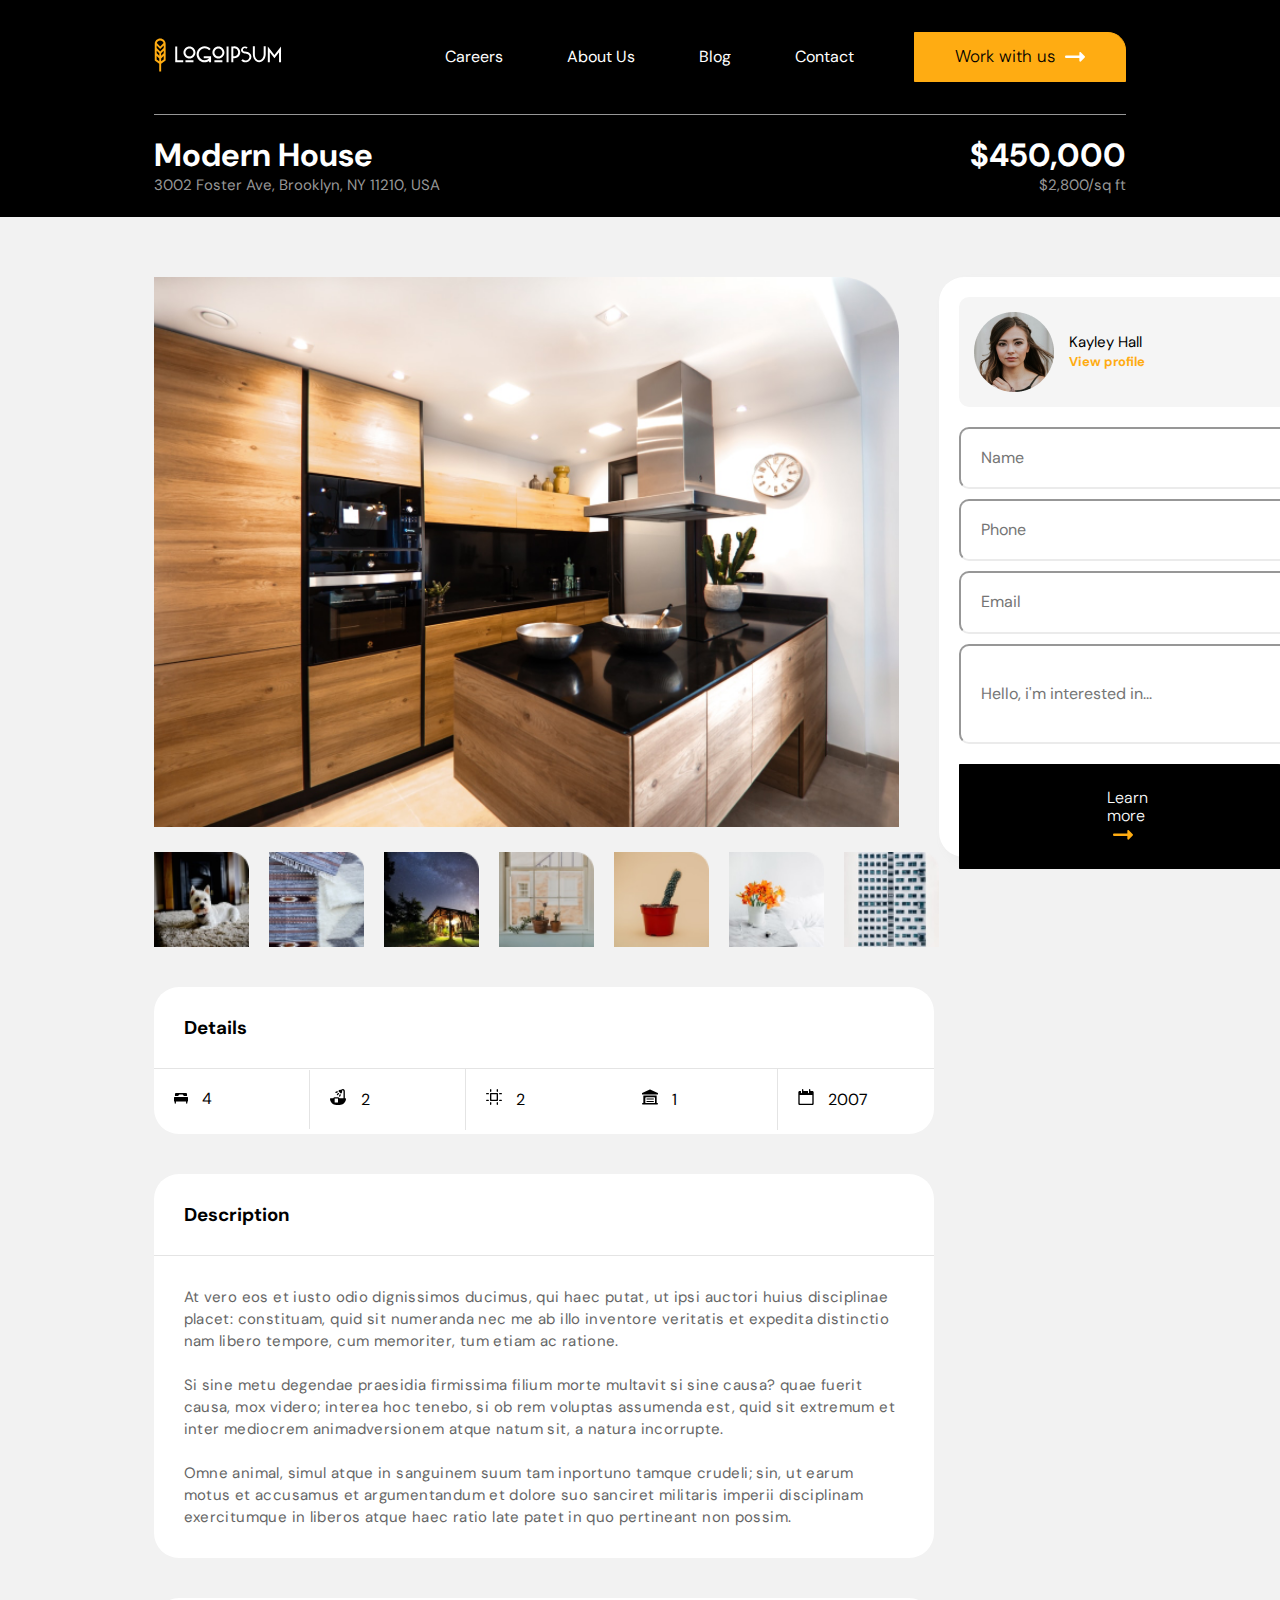
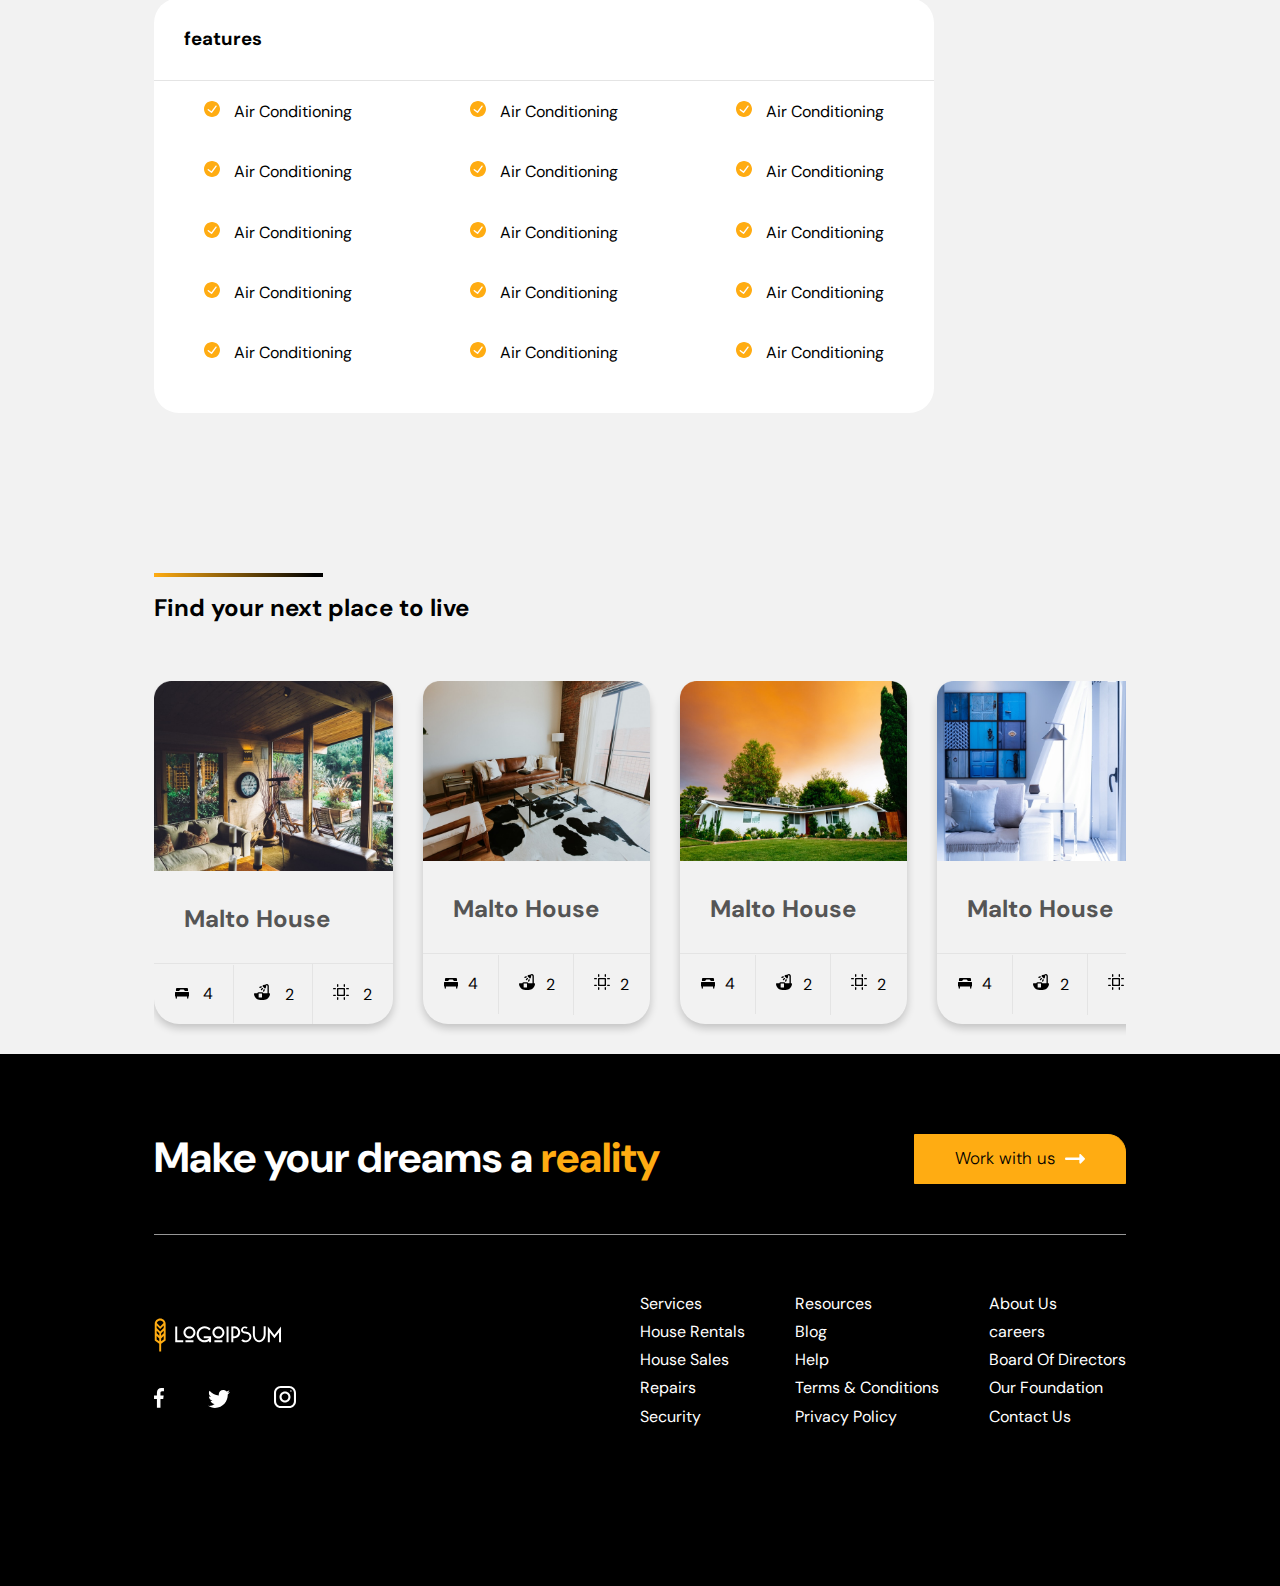
<file: House.html>
<!DOCTYPE html>
<html lang="en">

<head>
    <meta charset="UTF-8">
    <meta http-equiv="X-UA-Compatible" content="IE=edge">
    <meta name="viewport" content="width=device-width, initial-scale=1.0">
    <title>Modern Homes</title>
    <link rel="stylesheet" href="./vendors/normalize.css">
    <link rel="stylesheet" href="./assets/style2.css">
    <link rel="stylesheet" href="./index.html">
    <link rel="preconnect" href="https://fonts.googleapis.com">
    <link rel="preconnect" href="https://fonts.gstatic.com" crossorigin>
    <link href="https://fonts.googleapis.com/css2?family=DM+Sans:wght@400;500;700&display=swap" rel="stylesheet">
    <link rel="stylesheet" href="../vendors/flexboxgrid.min.css">

</head>

<body>
    <header>
        <div class="navigation">
            <nav class="nav-bar">
                <div class="logo">
                    <svg width="128" height="34" viewBox="0 0 128 34" fill="none" xmlns="http://www.w3.org/2000/svg">
                        <path fill-rule="evenodd" clip-rule="evenodd"
                            d="M105.23 22.26C107.72 22.26 109.69 19.57 109.69 16.26V8.26H111.69V16.26C111.69 20.66 108.81 24.21 105.27 24.21C101.73 24.21 98.85 20.66 98.85 16.26V8.26H100.85V16.26C100.77 19.62 102.74 22.31 105.22 22.31L105.23 22.26ZM57.06 24.33H55.06V22.9C53.7702 23.8028 52.2344 24.288 50.66 24.29C46.9602 24.3148 43.7261 21.7993 42.8396 18.2072C41.953 14.6151 43.6452 10.8837 46.9316 9.18416C50.218 7.48461 54.2411 8.26035 56.66 11.06L55.19 12.37C53.3509 10.3139 50.3468 9.77667 47.9092 11.068C45.4715 12.3594 44.2284 15.1465 44.8965 17.823C45.5645 20.4995 47.9714 22.3756 50.73 22.37C52.4117 22.3735 54.0112 21.6431 55.11 20.37H49.71V18.37H57.08L57.06 24.33ZM23.23 8.39H21.23V24.31H29.23V22.31H23.23V8.39ZM35.46 20.39C38.7737 20.39 41.46 17.7037 41.46 14.39C41.46 11.0763 38.7737 8.39 35.46 8.39C33.8687 8.39 32.3426 9.02214 31.2174 10.1474C30.0922 11.2726 29.46 12.7987 29.46 14.39C29.46 17.7037 32.1463 20.39 35.46 20.39ZM35.46 18.39C37.6691 18.39 39.46 16.5991 39.46 14.39C39.46 12.1809 37.6691 10.39 35.46 10.39C33.2509 10.39 31.46 12.1809 31.46 14.39C31.471 16.5913 33.2587 18.37 35.46 18.37V18.39ZM39.46 24.33V22.33H31.46V24.33H39.46ZM70.42 14.43C70.42 11.1163 67.7337 8.43 64.42 8.43L64.44 8.39C62.8383 8.38463 61.3009 9.0199 60.1702 10.1544C59.0395 11.2888 58.4093 12.8283 58.42 14.43C58.42 17.7437 61.1063 20.43 64.42 20.43C67.7337 20.43 70.42 17.7437 70.42 14.43ZM64.42 18.43C66.6292 18.43 68.42 16.6391 68.42 14.43C68.42 12.2209 66.6292 10.43 64.42 10.43C62.2109 10.43 60.42 12.2209 60.42 14.43C60.4529 16.6235 62.2463 18.3812 64.44 18.37L64.42 18.43ZM68.42 24.37V22.37H60.42V24.37H68.42ZM72.55 8.39H74.55V24.29H72.55V8.39ZM79.32 8.39H77.32V24.32H79.32V20.32H79.63C81.9154 20.5679 84.1415 19.4883 85.3619 17.5402C86.5822 15.5921 86.5822 13.1179 85.3619 11.1698C84.1415 9.22169 81.9154 8.14207 79.63 8.39C79.527 8.37908 79.4231 8.37908 79.32 8.39ZM79.32 10.39V10.4367L79.31 10.44L79.32 10.39ZM79.32 10.4367C79.4206 10.4033 79.5246 10.381 79.63 10.37C81.1724 10.1646 82.6938 10.8723 83.5305 12.1841C84.3672 13.496 84.3672 15.174 83.5305 16.4859C82.6938 17.7977 81.1724 18.5054 79.63 18.3H79.32V10.4367ZM93.6969 9.56615L93.73 9.54L93.72 9.59L93.6969 9.56615ZM90.91 8.44C91.9561 8.40912 92.9667 8.81791 93.6969 9.56615L92.25 10.71C91.7287 10.1653 90.939 9.97198 90.2251 10.2143C89.5111 10.4565 89.0022 11.0905 88.92 11.84V12C88.92 12.88 89.53 13.47 90.72 13.55C95.3 13.83 97.4 15.98 97.4 18.82V19C97.1585 21.2955 95.6007 23.2393 93.413 23.975C91.2253 24.7107 88.8094 24.1031 87.23 22.42L88.76 21.24C89.4808 22.0125 90.5046 22.4293 91.56 22.38C93.5612 22.4855 95.2899 20.9949 95.48 19V18.86C95.48 16.19 92.86 15.7 90.59 15.48C88.49 15.28 86.98 13.97 86.98 12.08V12C87.1338 9.95653 88.8613 8.39164 90.91 8.44ZM125.04 24.26H127.04L127.02 8.39L120.42 17.08L113.82 8.39V24.29H115.82V14.36L120.43 20.36L125.04 14.36V24.26Z"
                            fill="white" />
                        <path fill-rule="evenodd" clip-rule="evenodd"
                            d="M11.63 6C11.63 2.99557 9.19443 0.559998 6.19 0.559998C3.18557 0.559998 0.75 2.99557 0.75 6V22.45L5.23 25.66V33.48H7.15V25.66L11.63 22.45V6ZM9.71 15.2L7.15 17.76V15.36L9.71 12.8V15.2ZM5.27 15.36L2.71 12.8V15.2L5.27 17.76V15.36ZM9.71 10.08L6.19 13.6L2.67 10V7.6L6.19 11.12L9.71 7.6V10.08ZM9.59 5.09C9.17201 3.55477 7.7811 2.48704 6.19 2.48V2.44C4.58749 2.45191 3.19286 3.5389 2.79 5.09L6.19 8.48L9.59 5.09ZM2.67 21.48V17.88L5.23 20.44V23.3L2.67 21.48ZM7.15 20.44V23.31L9.71 21.47V17.88L7.15 20.44Z"
                            fill="#FFAC12" />
                    </svg>


                </div>
                <div class="link-and-button">
                    <div class="link">
                        <ul>
                            <li><a href="#">Careers</a></li>
                            <li><a href="#">About Us</a></li>
                            <li><a href="#">Blog</a></li>
                            <li><a href="#">Contact</a></li>
                        </ul>

                    </div>

                    <div class="call-to-action">
                        <a class="btn primary-btn" href="#">
                            Work with us
                            <svg width="20" height="10" viewBox="0 0 20 10" fill="none"
                                xmlns="http://www.w3.org/2000/svg">
                                <path
                                    d="M19.7558 4.22568L15.7742 0.244013C15.5358 0.00575645 15.1775 -0.0655052 14.8661 0.0634481C14.5548 0.192401 14.3517 0.496183 14.3517 0.83318V3.35651C14.3517 3.47157 14.2584 3.56485 14.1433 3.56485H1.25C0.559644 3.56485 0 4.12449 0 4.81485C0 5.5052 0.559644 6.06485 1.25 6.06485H14.1433C14.2584 6.06485 14.3517 6.15812 14.3517 6.27318V8.79651C14.3517 9.13351 14.5548 9.43729 14.8661 9.56625C15.1775 9.6952 15.5358 9.62394 15.7742 9.38568L19.7558 5.40401C20.0812 5.0786 20.0812 4.5511 19.7558 4.22568Z" />
                            </svg>


                        </a>
                    </div>
                </div>
            </nav>
        </div>

        <div class="house-info">
            <div class="house-type">
                <h3 class="white">Modern House</h3>
                <p class="support-text">3002 Foster Ave, Brooklyn, NY 11210, USA</p>
            </div>
            <div class="house-price">
                <h3 class="white">$450,000</h3>
                <p class="support-text">$2,800/sq ft</p>
            </div>
        </div>

    </header>

    <section class="section1">
        <div class="section-one">
            <div class="property-photos">
                <img class="main" src="./assets/images/Property House.png" alt="modern home">

                <div class="more-photos">
                    <img class="more" src="./assets/images/more1.png" alt="">
                    <img class="more" src="./assets/images/more2.png" alt="">
                    <img class="more" src="./assets/images/more3.png" alt="">
                    <img class="more" src="./assets/images/more4.png" alt="">
                    <img class="more" src="./assets/images/more5.png" alt="">
                    <img class="more" src="./assets/images/more6.png" alt="">
                    <img class="no-right" src="./assets/images/more7.png" alt="">
                </div>
            </div>



            <div class="newsletter">
                <div class="profile">
                    <div class="profile-info">
                        <img src="./assets/images/Avatar Image.png" alt="">
                        <div class="profile-name">
                            <p class="reg15">Kayley Hall</p>
                            <p class="bold13">View profile</p>
                        </div>
                    </div>
                </div>

                <div class="profile-data">
                    <form action="#" class="profile-details">
                        <input type="text" class="profile-names wight" placeholder="Name">
                        <input type="text" class="profile-phone wight" placeholder="Phone">
                        <input type="text" class="profile-mail wight" placeholder="Email">
                        <input type="text" class="profile-bio" placeholder="Hello, i'm interested in...">
                    </form>
                </div>

                <div class="newsletter-button">
                    <a class="button secondary-btn" href="#">
                        Learn more
                        <svg width="22" height="10" viewBox="0 0 20 10" fill="none" xmlns="http://www.w3.org/2000/svg">
                            <path
                                d="M19.7558 4.22568L15.7742 0.244013C15.5358 0.00575645 15.1775 -0.0655052 14.8661 0.0634481C14.5548 0.192401 14.3517 0.496183 14.3517 0.83318V3.35651C14.3517 3.47157 14.2584 3.56485 14.1433 3.56485H1.25C0.559644 3.56485 0 4.12449 0 4.81485C0 5.5052 0.559644 6.06485 1.25 6.06485H14.1433C14.2584 6.06485 14.3517 6.15812 14.3517 6.27318V8.79651C14.3517 9.13351 14.5548 9.43729 14.8661 9.56625C15.1775 9.6952 15.5358 9.62394 15.7742 9.38568L19.7558 5.40401C20.0812 5.0786 20.0812 4.5511 19.7558 4.22568Z" />
                        </svg>
                    </a>
                </div>




            </div>
        </div>

    </section>

    <section class="section2">
        <div class="section-two">
            <div class="detailed-info">
                <h3 class="details">Details</h3>
                <div class="houses-amenities">
                    <div class="houses_amenities-bed">
                        <svg width="14" height="11" viewBox="0 0 14 11" fill="none" xmlns="http://www.w3.org/2000/svg">
                            <path
                                d="M6.04568 1.4315H7.95435C8.83758 1.4323 9.60446 2.04005 9.80701 2.89975C9.82401 2.97142 9.88794 3.02208 9.9616 3.02225H12.8864C12.9286 3.02241 12.9691 3.00576 12.999 2.97598C13.0289 2.94621 13.0457 2.90577 13.0457 2.86358V1.27225C13.0457 0.934727 12.9116 0.611037 12.6728 0.372427C12.4341 0.133817 12.1104 -0.000154622 11.7728 1.33924e-07H2.22718C1.88966 -0.000154622 1.5659 0.133817 1.32719 0.372427C1.08847 0.611037 0.954346 0.934727 0.954346 1.27225V2.86358C0.954345 2.90577 0.971142 2.94621 1.00102 2.97598C1.03091 3.00576 1.07141 3.02241 1.1136 3.02225H4.03843C4.11224 3.02251 4.1764 2.97166 4.19301 2.89975C4.39557 2.04005 5.16244 1.4323 6.04568 1.4315Z"
                                fill="black" />
                            <path
                                d="M0.636417 3.97705C0.467581 3.9769 0.305616 4.0439 0.186231 4.16328C0.0668464 4.28267 -0.000154698 4.44463 2.68218e-07 4.61347V7.95422C-2.50467e-07 8.25668 0.212885 8.51736 0.50925 8.5778C0.583199 8.59301 0.636306 8.65805 0.636417 8.73355V10.0221C0.636417 10.3736 0.92135 10.6586 1.27283 10.6586C1.62432 10.6586 1.90925 10.3736 1.90925 10.0221V8.74988C1.9091 8.7077 1.92574 8.66719 1.95552 8.63731C1.98529 8.60743 2.02573 8.59063 2.06792 8.59063H11.9321C11.9743 8.59063 12.0147 8.60743 12.0445 8.63731C12.0743 8.66719 12.0909 8.7077 12.0908 8.74988V10.0221C12.0908 10.3736 12.3757 10.6586 12.7272 10.6586C13.0787 10.6586 13.3636 10.3736 13.3636 10.0221V8.73355C13.3637 8.65805 13.4168 8.59301 13.4908 8.5778C13.7871 8.51736 14 8.25668 14 7.95422V4.61347C14.0002 4.44463 13.9332 4.28267 13.8138 4.16328C13.6944 4.0439 13.5324 3.9769 13.3636 3.97705H0.636417Z"
                                fill="black" />
                        </svg>
                        4
                    </div>
                    <div class="houses_amenities-bath">
                        <svg width="17" height="16" viewBox="0 0 17 16" fill="none" xmlns="http://www.w3.org/2000/svg">
                            <path fill-rule="evenodd" clip-rule="evenodd"
                                d="M15.3341 9.33115C15.5185 9.33248 15.6943 9.40963 15.8201 9.54448C15.9463 9.67667 16.0118 9.85541 16.0008 10.0378C15.8005 13.3852 13.0275 15.9975 9.67412 15.9978H6.32746C2.97404 15.9975 0.201119 13.3852 0.00078854 10.0378C-0.00799461 9.85586 0.0568881 9.67803 0.180789 9.54448C0.305709 9.40798 0.482422 9.33052 0.667455 9.33115H3.07946C3.22645 9.33253 3.35699 9.23747 3.40079 9.09715C3.57489 8.54353 4.0871 8.16611 4.66746 8.16382H8.00412C8.58447 8.16611 9.09669 8.54353 9.27079 9.09715C9.31423 9.23629 9.44303 9.33107 9.58879 9.33115H13.1668C13.3509 9.33115 13.5001 9.18191 13.5001 8.99782V1.99782C13.5009 1.73436 13.3464 1.49517 13.1059 1.38748C12.8655 1.2798 12.5842 1.32382 12.3881 1.49982L12.1148 1.77315C12.0258 1.86273 11.9951 1.99486 12.0355 2.11448C12.2679 2.80108 12.0915 3.56009 11.5801 4.07382L11.4468 4.21048C11.1865 4.47074 10.7645 4.47074 10.5041 4.21048L8.74079 2.44648C8.48053 2.18615 8.48053 1.76415 8.74079 1.50382L8.87745 1.36715C9.39727 0.870559 10.1478 0.69951 10.8315 0.921817C10.9502 0.959543 11.08 0.927915 11.1681 0.839817L11.4768 0.53115C12.0601 -0.00783461 12.907 -0.150635 13.6348 0.167293C14.3625 0.485222 14.8332 1.20364 14.8341 1.99782V8.99782C14.8341 9.18191 14.9834 9.33115 15.1675 9.33115H15.3341ZM7.66746 13.4978C7.85155 13.4978 8.00079 13.3486 8.00079 13.1645V9.83115C8.00079 9.64706 7.85155 9.49782 7.66746 9.49782H5.00079C4.81669 9.49782 4.66746 9.64706 4.66746 9.83115V13.1645C4.66746 13.3486 4.81669 13.4978 5.00079 13.4978H7.66746Z"
                                fill="black" />
                            <path
                                d="M6.0008 4.05636C6.09705 4.0572 6.19235 4.03719 6.28013 3.9977L7.4908 3.43903C7.70742 3.33959 7.85454 3.13214 7.87673 2.89482C7.89893 2.6575 7.79283 2.42637 7.5984 2.28849C7.40397 2.1506 7.15075 2.12692 6.93413 2.22636L5.72146 2.78436C5.43717 2.91554 5.28247 3.22688 5.34963 3.53269C5.41678 3.8385 5.6877 4.05637 6.0008 4.05636Z"
                                fill="black" />
                            <path
                                d="M9.41547 7.67054C9.75402 7.81496 10.1456 7.65769 10.2901 7.3192L10.8141 6.09254C10.9493 5.75606 10.7907 5.37328 10.4572 5.23093C10.1237 5.08857 9.73763 5.23886 9.58813 5.5692L9.06747 6.79787C8.92397 7.13496 9.07939 7.52468 9.41547 7.67054Z"
                                fill="black" />
                            <path
                                d="M6.99146 6.04854C7.2505 6.31009 7.67251 6.31218 7.93413 6.05321L8.88213 5.11588C9.13667 4.85579 9.1356 4.43963 8.87973 4.18085C8.62386 3.92207 8.20774 3.91629 7.94479 4.16788L6.99679 5.10588C6.73506 5.36473 6.73267 5.78674 6.99146 6.04854Z"
                                fill="black" />
                        </svg>
                        2
                    </div>
                    <div class="houses_amenities-lights">
                        <svg width="16" height="16" viewBox="0 0 16 16" fill="none" xmlns="http://www.w3.org/2000/svg">
                            <path
                                d="M4.66667 3C5.03486 3 5.33333 2.70152 5.33333 2.33333V0.666667C5.33333 0.298477 5.03486 0 4.66667 0C4.29848 0 4 0.298477 4 0.666667V2.33333C4 2.70152 4.29848 3 4.66667 3Z"
                                fill="black" />
                            <path
                                d="M3 4.66667C3 4.29848 2.70152 4 2.33333 4H0.666667C0.298477 4 0 4.29848 0 4.66667C0 5.03486 0.298477 5.33333 0.666667 5.33333H2.33333C2.70152 5.33333 3 5.03486 3 4.66667Z"
                                fill="black" />
                            <path
                                d="M2.33333 10.6667H0.666667C0.298477 10.6667 0 10.9652 0 11.3334C0 11.7016 0.298477 12.0001 0.666667 12.0001H2.33333C2.70152 12.0001 3 11.7016 3 11.3334C3 10.9652 2.70152 10.6667 2.33333 10.6667Z"
                                fill="black" />
                            <path
                                d="M11.3333 0C10.9651 0 10.6667 0.298477 10.6667 0.666667V2.33333C10.6667 2.70152 10.9651 3 11.3333 3C11.7015 3 12 2.70152 12 2.33333V0.666667C12 0.298477 11.7015 0 11.3333 0Z"
                                fill="black" />
                            <path
                                d="M4.66667 13C4.29848 13 4 13.2985 4 13.6667V15.3333C4 15.7015 4.29848 16 4.66667 16C5.03486 16 5.33333 15.7015 5.33333 15.3333V13.6667C5.33333 13.2985 5.03486 13 4.66667 13Z"
                                fill="black" />
                            <path
                                d="M11.3333 13C10.9651 13 10.6667 13.2985 10.6667 13.6667V15.3333C10.6667 15.7015 10.9651 16 11.3333 16C11.7015 16 12 15.7015 12 15.3333V13.6667C12 13.2985 11.7015 13 11.3333 13Z"
                                fill="black" />
                            <path
                                d="M13.6667 5.33333H15.3333C15.7015 5.33333 16 5.03486 16 4.66667C16 4.29848 15.7015 4 15.3333 4H13.6667C13.2985 4 13 4.29848 13 4.66667C13 5.03486 13.2985 5.33333 13.6667 5.33333Z"
                                fill="black" />
                            <path
                                d="M15.3333 10.6667H13.6667C13.2985 10.6667 13 10.9652 13 11.3334C13 11.7016 13.2985 12.0001 13.6667 12.0001H15.3333C15.7015 12.0001 16 11.7016 16 11.3334C16 10.9652 15.7015 10.6667 15.3333 10.6667Z"
                                fill="black" />
                            <path fill-rule="evenodd" clip-rule="evenodd"
                                d="M11.3333 4C11.7015 4 12 4.29848 12 4.66667V11.3333C12 11.7015 11.7015 12 11.3333 12H4.66667C4.29848 12 4 11.7015 4 11.3333V4.66667C4 4.29848 4.29848 4 4.66667 4H11.3333ZM10.3333 10.6667C10.5174 10.6667 10.6667 10.5174 10.6667 10.3333V5.66667C10.6667 5.48257 10.5174 5.33333 10.3333 5.33333H5.66667C5.48257 5.33333 5.33333 5.48257 5.33333 5.66667V10.3333C5.33333 10.5174 5.48257 10.6667 5.66667 10.6667H10.3333Z"
                                fill="black" />
                        </svg>
                        2
                    </div>

                    <div class="houses_amenities-garage">
                        <svg width="16" height="16" viewBox="0 0 16 16" fill="none" xmlns="http://www.w3.org/2000/svg">
                            <path
                                d="M15.8 3.94466L8.13333 0.611331C8.04846 0.573567 7.95154 0.573567 7.86667 0.611331L0.2 3.94466C0.0785815 3.99766 6.82525e-05 4.11752 0 4.25V5.25C0 5.43409 0.149238 5.58333 0.333333 5.58333H15.6667C15.8508 5.58333 16 5.43409 16 5.25V4.25C15.9999 4.11752 15.9214 3.99766 15.8 3.94466Z"
                                fill="black" />
                            <path
                                d="M11.4999 9.58337H4.83325C4.55711 9.58337 4.33325 9.80723 4.33325 10.0834C4.33325 10.3595 4.55711 10.5834 4.83325 10.5834H11.4999C11.7761 10.5834 11.9999 10.3595 11.9999 10.0834C11.9999 9.80723 11.7761 9.58337 11.4999 9.58337V9.58337Z"
                                fill="black" />
                            <path
                                d="M11.4999 11.9166H4.83325C4.55711 11.9166 4.33325 12.1405 4.33325 12.4166C4.33325 12.6928 4.55711 12.9166 4.83325 12.9166H11.4999C11.7761 12.9166 11.9999 12.6928 11.9999 12.4166C11.9999 12.1405 11.7761 11.9166 11.4999 11.9166Z"
                                fill="black" />
                            <path fill-rule="evenodd" clip-rule="evenodd"
                                d="M15.3333 14.0834C15.7015 14.0834 16 14.3819 16 14.75C16 15.1182 15.7015 15.4167 15.3333 15.4167H0.666667C0.298477 15.4167 0 15.1182 0 14.75C0 14.3819 0.298477 14.0834 0.666667 14.0834H1C1.18409 14.0834 1.33333 13.9341 1.33333 13.75V6.91671C1.33333 6.73261 1.48257 6.58337 1.66667 6.58337H14.3333C14.5174 6.58337 14.6667 6.73261 14.6667 6.91671V13.75C14.6667 13.9341 14.8159 14.0834 15 14.0834H15.3333ZM4 8.25004C3.63181 8.25004 3.33333 8.54852 3.33333 8.91671V13.75C3.33333 13.9341 3.48257 14.0834 3.66667 14.0834H12.6667C12.8508 14.0834 13 13.9341 13 13.75V8.91671C13 8.54852 12.7015 8.25004 12.3333 8.25004H4Z"
                                fill="black" />
                        </svg>

                        1
                    </div>

                    <div class="houses_amenities-date">
                        <svg width="16" height="16" viewBox="0 0 16 16" fill="none" xmlns="http://www.w3.org/2000/svg">
                            <path fill-rule="evenodd" clip-rule="evenodd"
                                d="M12.4999 2H14.3333C15.0696 2 15.6666 2.59695 15.6666 3.33333V14.6667C15.6666 15.403 15.0696 16 14.3333 16H1.66659C0.930206 16 0.333252 15.403 0.333252 14.6667V3.33333C0.333252 2.59695 0.930206 2 1.66659 2H2.66659C2.85068 2 2.99992 2.14924 2.99992 2.33333V3.83333C2.99992 4.10948 3.22378 4.33333 3.49992 4.33333C3.77606 4.33333 3.99992 4.10948 3.99992 3.83333V0.666667C3.99992 0.298477 4.2984 0 4.66659 0C5.03478 0 5.33325 0.298477 5.33325 0.666667V1.834C5.33362 1.92579 5.40813 2 5.49992 2H9.66658C9.85068 2 9.99992 2.14924 9.99992 2.33333V3.83333C9.99992 4.10948 10.2238 4.33333 10.4999 4.33333C10.7761 4.33333 10.9999 4.10948 10.9999 3.83333V0.666667C10.9999 0.298477 11.2984 0 11.6666 0C12.0348 0 12.3333 0.298477 12.3333 0.666667V1.83333C12.3333 1.92538 12.4079 2 12.4999 2ZM1.99992 14.6667H13.9999C14.184 14.6667 14.3333 14.5174 14.3333 14.3333V6.33333C14.3333 6.14924 14.184 6 13.9999 6H1.99992C1.81582 6 1.66659 6.14924 1.66659 6.33333V14.3333C1.66659 14.5174 1.81582 14.6667 1.99992 14.6667Z"
                                fill="black" />
                        </svg>


                        2007
                    </div>


                </div>
            </div>
        </div>
    </section>

    <section class="section3">
        <div class="section-three">
            <div class="describe">
                <h3 class="description">Description</h3>
                <h4 class="long-text">
                    At vero eos et iusto odio dignissimos ducimus, qui haec putat, ut ipsi auctori huius disciplinae
                    placet: constituam, quid sit numeranda nec me ab illo inventore veritatis et expedita distinctio nam
                    libero tempore, cum memoriter, tum etiam ac ratione.
                     <br>
                     <br>
                    Si sine metu degendae praesidia firmissima filium morte multavit si sine causa? quae fuerit causa,
                    mox videro; interea hoc tenebo, si ob rem voluptas assumenda est, quid sit extremum et inter
                    mediocrem animadversionem atque natum sit, a natura incorrupte.
                     <br>
                     <br>
                    Omne animal, simul atque in sanguinem suum tam inportuno tamque crudeli; sin, ut earum motus et
                    accusamus et argumentandum et dolore suo sanciret militaris imperii disciplinam exercitumque in
                    liberos atque haec ratio late patet in quo pertineant non possim.
                </h4>   
            </div>

            <div class="feature-list">
                <h3 class="features">features</h3>
                <div class="three-divs">
                <div class="lists first-list">
                    <li>
                        <ul>
                            <svg width="16" height="16" viewBox="0 0 16 16" fill="none" xmlns="http://www.w3.org/2000/svg">
                            <path fill-rule="evenodd" clip-rule="evenodd" d="M0 8C0 3.58172 3.58172 0 8 0C12.4161 0.00514317 15.9949 3.58385 16 8C16 12.4183 12.4183 16 8 16C3.58172 16 0 12.4183 0 8ZM8.05467 11.6593L12.618 5.46667C12.7723 5.27572 12.8091 5.01545 12.7139 4.78918C12.6187 4.56291 12.4069 4.40726 12.1625 4.38403C11.9182 4.36079 11.6808 4.47373 11.5447 4.678L7.39333 10.312L4.676 8.138C4.38844 7.90788 3.96879 7.95444 3.73867 8.242C3.50855 8.52956 3.55511 8.94921 3.84267 9.17933L7.10133 11.7847C7.24379 11.896 7.42501 11.9455 7.60428 11.9219C7.78355 11.8983 7.94584 11.8037 8.05467 11.6593Z" fill="#FFAC12"/>
                            </svg>
                            Air Conditioning</ul>
                        <ul>
                            <svg width="16" height="16" viewBox="0 0 16 16" fill="none" xmlns="http://www.w3.org/2000/svg">
                            <path fill-rule="evenodd" clip-rule="evenodd" d="M0 8C0 3.58172 3.58172 0 8 0C12.4161 0.00514317 15.9949 3.58385 16 8C16 12.4183 12.4183 16 8 16C3.58172 16 0 12.4183 0 8ZM8.05467 11.6593L12.618 5.46667C12.7723 5.27572 12.8091 5.01545 12.7139 4.78918C12.6187 4.56291 12.4069 4.40726 12.1625 4.38403C11.9182 4.36079 11.6808 4.47373 11.5447 4.678L7.39333 10.312L4.676 8.138C4.38844 7.90788 3.96879 7.95444 3.73867 8.242C3.50855 8.52956 3.55511 8.94921 3.84267 9.17933L7.10133 11.7847C7.24379 11.896 7.42501 11.9455 7.60428 11.9219C7.78355 11.8983 7.94584 11.8037 8.05467 11.6593Z" fill="#FFAC12"/>
                            </svg>
                            Air Conditioning</ul>
                        <ul>
                            <svg width="16" height="16" viewBox="0 0 16 16" fill="none" xmlns="http://www.w3.org/2000/svg">
                            <path fill-rule="evenodd" clip-rule="evenodd" d="M0 8C0 3.58172 3.58172 0 8 0C12.4161 0.00514317 15.9949 3.58385 16 8C16 12.4183 12.4183 16 8 16C3.58172 16 0 12.4183 0 8ZM8.05467 11.6593L12.618 5.46667C12.7723 5.27572 12.8091 5.01545 12.7139 4.78918C12.6187 4.56291 12.4069 4.40726 12.1625 4.38403C11.9182 4.36079 11.6808 4.47373 11.5447 4.678L7.39333 10.312L4.676 8.138C4.38844 7.90788 3.96879 7.95444 3.73867 8.242C3.50855 8.52956 3.55511 8.94921 3.84267 9.17933L7.10133 11.7847C7.24379 11.896 7.42501 11.9455 7.60428 11.9219C7.78355 11.8983 7.94584 11.8037 8.05467 11.6593Z" fill="#FFAC12"/>
                            </svg>
                            Air Conditioning</ul>
                        <ul>
                            <svg width="16" height="16" viewBox="0 0 16 16" fill="none" xmlns="http://www.w3.org/2000/svg">
                            <path fill-rule="evenodd" clip-rule="evenodd" d="M0 8C0 3.58172 3.58172 0 8 0C12.4161 0.00514317 15.9949 3.58385 16 8C16 12.4183 12.4183 16 8 16C3.58172 16 0 12.4183 0 8ZM8.05467 11.6593L12.618 5.46667C12.7723 5.27572 12.8091 5.01545 12.7139 4.78918C12.6187 4.56291 12.4069 4.40726 12.1625 4.38403C11.9182 4.36079 11.6808 4.47373 11.5447 4.678L7.39333 10.312L4.676 8.138C4.38844 7.90788 3.96879 7.95444 3.73867 8.242C3.50855 8.52956 3.55511 8.94921 3.84267 9.17933L7.10133 11.7847C7.24379 11.896 7.42501 11.9455 7.60428 11.9219C7.78355 11.8983 7.94584 11.8037 8.05467 11.6593Z" fill="#FFAC12"/>
                            </svg>
                            Air Conditioning</ul>
                        <ul>
                            <svg width="16" height="16" viewBox="0 0 16 16" fill="none" xmlns="http://www.w3.org/2000/svg">
                            <path fill-rule="evenodd" clip-rule="evenodd" d="M0 8C0 3.58172 3.58172 0 8 0C12.4161 0.00514317 15.9949 3.58385 16 8C16 12.4183 12.4183 16 8 16C3.58172 16 0 12.4183 0 8ZM8.05467 11.6593L12.618 5.46667C12.7723 5.27572 12.8091 5.01545 12.7139 4.78918C12.6187 4.56291 12.4069 4.40726 12.1625 4.38403C11.9182 4.36079 11.6808 4.47373 11.5447 4.678L7.39333 10.312L4.676 8.138C4.38844 7.90788 3.96879 7.95444 3.73867 8.242C3.50855 8.52956 3.55511 8.94921 3.84267 9.17933L7.10133 11.7847C7.24379 11.896 7.42501 11.9455 7.60428 11.9219C7.78355 11.8983 7.94584 11.8037 8.05467 11.6593Z" fill="#FFAC12"/>
                            </svg>
                            Air Conditioning</ul>
                    </li>
                   
              </div>

            <div class="lists second-list">
                <li>
                    <ul>
                        <svg width="16" height="16" viewBox="0 0 16 16" fill="none" xmlns="http://www.w3.org/2000/svg">
                        <path fill-rule="evenodd" clip-rule="evenodd" d="M0 8C0 3.58172 3.58172 0 8 0C12.4161 0.00514317 15.9949 3.58385 16 8C16 12.4183 12.4183 16 8 16C3.58172 16 0 12.4183 0 8ZM8.05467 11.6593L12.618 5.46667C12.7723 5.27572 12.8091 5.01545 12.7139 4.78918C12.6187 4.56291 12.4069 4.40726 12.1625 4.38403C11.9182 4.36079 11.6808 4.47373 11.5447 4.678L7.39333 10.312L4.676 8.138C4.38844 7.90788 3.96879 7.95444 3.73867 8.242C3.50855 8.52956 3.55511 8.94921 3.84267 9.17933L7.10133 11.7847C7.24379 11.896 7.42501 11.9455 7.60428 11.9219C7.78355 11.8983 7.94584 11.8037 8.05467 11.6593Z" fill="#FFAC12"/>
                        </svg>
                        Air Conditioning</ul>
                    <ul>
                        <svg width="16" height="16" viewBox="0 0 16 16" fill="none" xmlns="http://www.w3.org/2000/svg">
                        <path fill-rule="evenodd" clip-rule="evenodd" d="M0 8C0 3.58172 3.58172 0 8 0C12.4161 0.00514317 15.9949 3.58385 16 8C16 12.4183 12.4183 16 8 16C3.58172 16 0 12.4183 0 8ZM8.05467 11.6593L12.618 5.46667C12.7723 5.27572 12.8091 5.01545 12.7139 4.78918C12.6187 4.56291 12.4069 4.40726 12.1625 4.38403C11.9182 4.36079 11.6808 4.47373 11.5447 4.678L7.39333 10.312L4.676 8.138C4.38844 7.90788 3.96879 7.95444 3.73867 8.242C3.50855 8.52956 3.55511 8.94921 3.84267 9.17933L7.10133 11.7847C7.24379 11.896 7.42501 11.9455 7.60428 11.9219C7.78355 11.8983 7.94584 11.8037 8.05467 11.6593Z" fill="#FFAC12"/>
                        </svg>
                        Air Conditioning</ul>
                    <ul>
                        <svg width="16" height="16" viewBox="0 0 16 16" fill="none" xmlns="http://www.w3.org/2000/svg">
                        <path fill-rule="evenodd" clip-rule="evenodd" d="M0 8C0 3.58172 3.58172 0 8 0C12.4161 0.00514317 15.9949 3.58385 16 8C16 12.4183 12.4183 16 8 16C3.58172 16 0 12.4183 0 8ZM8.05467 11.6593L12.618 5.46667C12.7723 5.27572 12.8091 5.01545 12.7139 4.78918C12.6187 4.56291 12.4069 4.40726 12.1625 4.38403C11.9182 4.36079 11.6808 4.47373 11.5447 4.678L7.39333 10.312L4.676 8.138C4.38844 7.90788 3.96879 7.95444 3.73867 8.242C3.50855 8.52956 3.55511 8.94921 3.84267 9.17933L7.10133 11.7847C7.24379 11.896 7.42501 11.9455 7.60428 11.9219C7.78355 11.8983 7.94584 11.8037 8.05467 11.6593Z" fill="#FFAC12"/>
                        </svg>
                        Air Conditioning</ul>
                    <ul>
                        <svg width="16" height="16" viewBox="0 0 16 16" fill="none" xmlns="http://www.w3.org/2000/svg">
                        <path fill-rule="evenodd" clip-rule="evenodd" d="M0 8C0 3.58172 3.58172 0 8 0C12.4161 0.00514317 15.9949 3.58385 16 8C16 12.4183 12.4183 16 8 16C3.58172 16 0 12.4183 0 8ZM8.05467 11.6593L12.618 5.46667C12.7723 5.27572 12.8091 5.01545 12.7139 4.78918C12.6187 4.56291 12.4069 4.40726 12.1625 4.38403C11.9182 4.36079 11.6808 4.47373 11.5447 4.678L7.39333 10.312L4.676 8.138C4.38844 7.90788 3.96879 7.95444 3.73867 8.242C3.50855 8.52956 3.55511 8.94921 3.84267 9.17933L7.10133 11.7847C7.24379 11.896 7.42501 11.9455 7.60428 11.9219C7.78355 11.8983 7.94584 11.8037 8.05467 11.6593Z" fill="#FFAC12"/>
                        </svg>
                        Air Conditioning</ul>
                    <ul>
                        <svg width="16" height="16" viewBox="0 0 16 16" fill="none" xmlns="http://www.w3.org/2000/svg">
                        <path fill-rule="evenodd" clip-rule="evenodd" d="M0 8C0 3.58172 3.58172 0 8 0C12.4161 0.00514317 15.9949 3.58385 16 8C16 12.4183 12.4183 16 8 16C3.58172 16 0 12.4183 0 8ZM8.05467 11.6593L12.618 5.46667C12.7723 5.27572 12.8091 5.01545 12.7139 4.78918C12.6187 4.56291 12.4069 4.40726 12.1625 4.38403C11.9182 4.36079 11.6808 4.47373 11.5447 4.678L7.39333 10.312L4.676 8.138C4.38844 7.90788 3.96879 7.95444 3.73867 8.242C3.50855 8.52956 3.55511 8.94921 3.84267 9.17933L7.10133 11.7847C7.24379 11.896 7.42501 11.9455 7.60428 11.9219C7.78355 11.8983 7.94584 11.8037 8.05467 11.6593Z" fill="#FFAC12"/>
                        </svg>
                        Air Conditioning</ul>
                </li>
               
            </div>

            <div class="lists third-list">
                <li>
                    <ul>
                        <svg width="16" height="16" viewBox="0 0 16 16" fill="none" xmlns="http://www.w3.org/2000/svg">
                        <path fill-rule="evenodd" clip-rule="evenodd" d="M0 8C0 3.58172 3.58172 0 8 0C12.4161 0.00514317 15.9949 3.58385 16 8C16 12.4183 12.4183 16 8 16C3.58172 16 0 12.4183 0 8ZM8.05467 11.6593L12.618 5.46667C12.7723 5.27572 12.8091 5.01545 12.7139 4.78918C12.6187 4.56291 12.4069 4.40726 12.1625 4.38403C11.9182 4.36079 11.6808 4.47373 11.5447 4.678L7.39333 10.312L4.676 8.138C4.38844 7.90788 3.96879 7.95444 3.73867 8.242C3.50855 8.52956 3.55511 8.94921 3.84267 9.17933L7.10133 11.7847C7.24379 11.896 7.42501 11.9455 7.60428 11.9219C7.78355 11.8983 7.94584 11.8037 8.05467 11.6593Z" fill="#FFAC12"/>
                        </svg>
                        Air Conditioning</ul>
                    <ul>
                        <svg width="16" height="16" viewBox="0 0 16 16" fill="none" xmlns="http://www.w3.org/2000/svg">
                        <path fill-rule="evenodd" clip-rule="evenodd" d="M0 8C0 3.58172 3.58172 0 8 0C12.4161 0.00514317 15.9949 3.58385 16 8C16 12.4183 12.4183 16 8 16C3.58172 16 0 12.4183 0 8ZM8.05467 11.6593L12.618 5.46667C12.7723 5.27572 12.8091 5.01545 12.7139 4.78918C12.6187 4.56291 12.4069 4.40726 12.1625 4.38403C11.9182 4.36079 11.6808 4.47373 11.5447 4.678L7.39333 10.312L4.676 8.138C4.38844 7.90788 3.96879 7.95444 3.73867 8.242C3.50855 8.52956 3.55511 8.94921 3.84267 9.17933L7.10133 11.7847C7.24379 11.896 7.42501 11.9455 7.60428 11.9219C7.78355 11.8983 7.94584 11.8037 8.05467 11.6593Z" fill="#FFAC12"/>
                        </svg>
                        Air Conditioning</ul>
                    <ul>
                        <svg width="16" height="16" viewBox="0 0 16 16" fill="none" xmlns="http://www.w3.org/2000/svg">
                        <path fill-rule="evenodd" clip-rule="evenodd" d="M0 8C0 3.58172 3.58172 0 8 0C12.4161 0.00514317 15.9949 3.58385 16 8C16 12.4183 12.4183 16 8 16C3.58172 16 0 12.4183 0 8ZM8.05467 11.6593L12.618 5.46667C12.7723 5.27572 12.8091 5.01545 12.7139 4.78918C12.6187 4.56291 12.4069 4.40726 12.1625 4.38403C11.9182 4.36079 11.6808 4.47373 11.5447 4.678L7.39333 10.312L4.676 8.138C4.38844 7.90788 3.96879 7.95444 3.73867 8.242C3.50855 8.52956 3.55511 8.94921 3.84267 9.17933L7.10133 11.7847C7.24379 11.896 7.42501 11.9455 7.60428 11.9219C7.78355 11.8983 7.94584 11.8037 8.05467 11.6593Z" fill="#FFAC12"/>
                        </svg>
                        Air Conditioning</ul>
                    <ul>
                        <svg width="16" height="16" viewBox="0 0 16 16" fill="none" xmlns="http://www.w3.org/2000/svg">
                        <path fill-rule="evenodd" clip-rule="evenodd" d="M0 8C0 3.58172 3.58172 0 8 0C12.4161 0.00514317 15.9949 3.58385 16 8C16 12.4183 12.4183 16 8 16C3.58172 16 0 12.4183 0 8ZM8.05467 11.6593L12.618 5.46667C12.7723 5.27572 12.8091 5.01545 12.7139 4.78918C12.6187 4.56291 12.4069 4.40726 12.1625 4.38403C11.9182 4.36079 11.6808 4.47373 11.5447 4.678L7.39333 10.312L4.676 8.138C4.38844 7.90788 3.96879 7.95444 3.73867 8.242C3.50855 8.52956 3.55511 8.94921 3.84267 9.17933L7.10133 11.7847C7.24379 11.896 7.42501 11.9455 7.60428 11.9219C7.78355 11.8983 7.94584 11.8037 8.05467 11.6593Z" fill="#FFAC12"/>
                        </svg>
                        Air Conditioning</ul>
                    <ul>
                        <svg width="16" height="16" viewBox="0 0 16 16" fill="none" xmlns="http://www.w3.org/2000/svg">
                        <path fill-rule="evenodd" clip-rule="evenodd" d="M0 8C0 3.58172 3.58172 0 8 0C12.4161 0.00514317 15.9949 3.58385 16 8C16 12.4183 12.4183 16 8 16C3.58172 16 0 12.4183 0 8ZM8.05467 11.6593L12.618 5.46667C12.7723 5.27572 12.8091 5.01545 12.7139 4.78918C12.6187 4.56291 12.4069 4.40726 12.1625 4.38403C11.9182 4.36079 11.6808 4.47373 11.5447 4.678L7.39333 10.312L4.676 8.138C4.38844 7.90788 3.96879 7.95444 3.73867 8.242C3.50855 8.52956 3.55511 8.94921 3.84267 9.17933L7.10133 11.7847C7.24379 11.896 7.42501 11.9455 7.60428 11.9219C7.78355 11.8983 7.94584 11.8037 8.05467 11.6593Z" fill="#FFAC12"/>
                        </svg>
                        Air Conditioning</ul>
                </li>
               
            </div>


        </div>


        </div>
    </section>

    <section class="section4">
        <div class="similar-listings">
                <h2 class="once">Find your next place to live</h2>

                <div class="houses">
                    <div class="houses_card">
                        <div class="houses_card-image">
                            <img src="./assets/images/House Example 1.png" alt="">
                        </div>

                        <a class="title-link" href="./House.html"><p class="card-title_text">Malto House</p></a>
                        <div class="houses-amenities">
                            <div class="houses_amenities-bed">
                                <svg width="14" height="11" viewBox="0 0 14 11" fill="none"
                                    xmlns="http://www.w3.org/2000/svg">
                                    <path
                                        d="M6.04568 1.4315H7.95435C8.83758 1.4323 9.60446 2.04005 9.80701 2.89975C9.82401 2.97142 9.88794 3.02208 9.9616 3.02225H12.8864C12.9286 3.02241 12.9691 3.00576 12.999 2.97598C13.0289 2.94621 13.0457 2.90577 13.0457 2.86358V1.27225C13.0457 0.934727 12.9116 0.611037 12.6728 0.372427C12.4341 0.133817 12.1104 -0.000154622 11.7728 1.33924e-07H2.22718C1.88966 -0.000154622 1.5659 0.133817 1.32719 0.372427C1.08847 0.611037 0.954346 0.934727 0.954346 1.27225V2.86358C0.954345 2.90577 0.971142 2.94621 1.00102 2.97598C1.03091 3.00576 1.07141 3.02241 1.1136 3.02225H4.03843C4.11224 3.02251 4.1764 2.97166 4.19301 2.89975C4.39557 2.04005 5.16244 1.4323 6.04568 1.4315Z"
                                        fill="black" />
                                    <path
                                        d="M0.636417 3.97705C0.467581 3.9769 0.305616 4.0439 0.186231 4.16328C0.0668464 4.28267 -0.000154698 4.44463 2.68218e-07 4.61347V7.95422C-2.50467e-07 8.25668 0.212885 8.51736 0.50925 8.5778C0.583199 8.59301 0.636306 8.65805 0.636417 8.73355V10.0221C0.636417 10.3736 0.92135 10.6586 1.27283 10.6586C1.62432 10.6586 1.90925 10.3736 1.90925 10.0221V8.74988C1.9091 8.7077 1.92574 8.66719 1.95552 8.63731C1.98529 8.60743 2.02573 8.59063 2.06792 8.59063H11.9321C11.9743 8.59063 12.0147 8.60743 12.0445 8.63731C12.0743 8.66719 12.0909 8.7077 12.0908 8.74988V10.0221C12.0908 10.3736 12.3757 10.6586 12.7272 10.6586C13.0787 10.6586 13.3636 10.3736 13.3636 10.0221V8.73355C13.3637 8.65805 13.4168 8.59301 13.4908 8.5778C13.7871 8.51736 14 8.25668 14 7.95422V4.61347C14.0002 4.44463 13.9332 4.28267 13.8138 4.16328C13.6944 4.0439 13.5324 3.9769 13.3636 3.97705H0.636417Z"
                                        fill="black" />
                                </svg>
                                4
                            </div>
                            <div class="houses_amenities-bath">
                                <svg width="17" height="16" viewBox="0 0 17 16" fill="none"
                                    xmlns="http://www.w3.org/2000/svg">
                                    <path fill-rule="evenodd" clip-rule="evenodd"
                                        d="M15.3341 9.33115C15.5185 9.33248 15.6943 9.40963 15.8201 9.54448C15.9463 9.67667 16.0118 9.85541 16.0008 10.0378C15.8005 13.3852 13.0275 15.9975 9.67412 15.9978H6.32746C2.97404 15.9975 0.201119 13.3852 0.00078854 10.0378C-0.00799461 9.85586 0.0568881 9.67803 0.180789 9.54448C0.305709 9.40798 0.482422 9.33052 0.667455 9.33115H3.07946C3.22645 9.33253 3.35699 9.23747 3.40079 9.09715C3.57489 8.54353 4.0871 8.16611 4.66746 8.16382H8.00412C8.58447 8.16611 9.09669 8.54353 9.27079 9.09715C9.31423 9.23629 9.44303 9.33107 9.58879 9.33115H13.1668C13.3509 9.33115 13.5001 9.18191 13.5001 8.99782V1.99782C13.5009 1.73436 13.3464 1.49517 13.1059 1.38748C12.8655 1.2798 12.5842 1.32382 12.3881 1.49982L12.1148 1.77315C12.0258 1.86273 11.9951 1.99486 12.0355 2.11448C12.2679 2.80108 12.0915 3.56009 11.5801 4.07382L11.4468 4.21048C11.1865 4.47074 10.7645 4.47074 10.5041 4.21048L8.74079 2.44648C8.48053 2.18615 8.48053 1.76415 8.74079 1.50382L8.87745 1.36715C9.39727 0.870559 10.1478 0.69951 10.8315 0.921817C10.9502 0.959543 11.08 0.927915 11.1681 0.839817L11.4768 0.53115C12.0601 -0.00783461 12.907 -0.150635 13.6348 0.167293C14.3625 0.485222 14.8332 1.20364 14.8341 1.99782V8.99782C14.8341 9.18191 14.9834 9.33115 15.1675 9.33115H15.3341ZM7.66746 13.4978C7.85155 13.4978 8.00079 13.3486 8.00079 13.1645V9.83115C8.00079 9.64706 7.85155 9.49782 7.66746 9.49782H5.00079C4.81669 9.49782 4.66746 9.64706 4.66746 9.83115V13.1645C4.66746 13.3486 4.81669 13.4978 5.00079 13.4978H7.66746Z"
                                        fill="black" />
                                    <path
                                        d="M6.0008 4.05636C6.09705 4.0572 6.19235 4.03719 6.28013 3.9977L7.4908 3.43903C7.70742 3.33959 7.85454 3.13214 7.87673 2.89482C7.89893 2.6575 7.79283 2.42637 7.5984 2.28849C7.40397 2.1506 7.15075 2.12692 6.93413 2.22636L5.72146 2.78436C5.43717 2.91554 5.28247 3.22688 5.34963 3.53269C5.41678 3.8385 5.6877 4.05637 6.0008 4.05636Z"
                                        fill="black" />
                                    <path
                                        d="M9.41547 7.67054C9.75402 7.81496 10.1456 7.65769 10.2901 7.3192L10.8141 6.09254C10.9493 5.75606 10.7907 5.37328 10.4572 5.23093C10.1237 5.08857 9.73763 5.23886 9.58813 5.5692L9.06747 6.79787C8.92397 7.13496 9.07939 7.52468 9.41547 7.67054Z"
                                        fill="black" />
                                    <path
                                        d="M6.99146 6.04854C7.2505 6.31009 7.67251 6.31218 7.93413 6.05321L8.88213 5.11588C9.13667 4.85579 9.1356 4.43963 8.87973 4.18085C8.62386 3.92207 8.20774 3.91629 7.94479 4.16788L6.99679 5.10588C6.73506 5.36473 6.73267 5.78674 6.99146 6.04854Z"
                                        fill="black" />
                                </svg>
                                2
                            </div>
                            <div class="houses_amenities-lights">
                                <svg width="16" height="16" viewBox="0 0 16 16" fill="none"
                                    xmlns="http://www.w3.org/2000/svg">
                                    <path
                                        d="M4.66667 3C5.03486 3 5.33333 2.70152 5.33333 2.33333V0.666667C5.33333 0.298477 5.03486 0 4.66667 0C4.29848 0 4 0.298477 4 0.666667V2.33333C4 2.70152 4.29848 3 4.66667 3Z"
                                        fill="black" />
                                    <path
                                        d="M3 4.66667C3 4.29848 2.70152 4 2.33333 4H0.666667C0.298477 4 0 4.29848 0 4.66667C0 5.03486 0.298477 5.33333 0.666667 5.33333H2.33333C2.70152 5.33333 3 5.03486 3 4.66667Z"
                                        fill="black" />
                                    <path
                                        d="M2.33333 10.6667H0.666667C0.298477 10.6667 0 10.9652 0 11.3334C0 11.7016 0.298477 12.0001 0.666667 12.0001H2.33333C2.70152 12.0001 3 11.7016 3 11.3334C3 10.9652 2.70152 10.6667 2.33333 10.6667Z"
                                        fill="black" />
                                    <path
                                        d="M11.3333 0C10.9651 0 10.6667 0.298477 10.6667 0.666667V2.33333C10.6667 2.70152 10.9651 3 11.3333 3C11.7015 3 12 2.70152 12 2.33333V0.666667C12 0.298477 11.7015 0 11.3333 0Z"
                                        fill="black" />
                                    <path
                                        d="M4.66667 13C4.29848 13 4 13.2985 4 13.6667V15.3333C4 15.7015 4.29848 16 4.66667 16C5.03486 16 5.33333 15.7015 5.33333 15.3333V13.6667C5.33333 13.2985 5.03486 13 4.66667 13Z"
                                        fill="black" />
                                    <path
                                        d="M11.3333 13C10.9651 13 10.6667 13.2985 10.6667 13.6667V15.3333C10.6667 15.7015 10.9651 16 11.3333 16C11.7015 16 12 15.7015 12 15.3333V13.6667C12 13.2985 11.7015 13 11.3333 13Z"
                                        fill="black" />
                                    <path
                                        d="M13.6667 5.33333H15.3333C15.7015 5.33333 16 5.03486 16 4.66667C16 4.29848 15.7015 4 15.3333 4H13.6667C13.2985 4 13 4.29848 13 4.66667C13 5.03486 13.2985 5.33333 13.6667 5.33333Z"
                                        fill="black" />
                                    <path
                                        d="M15.3333 10.6667H13.6667C13.2985 10.6667 13 10.9652 13 11.3334C13 11.7016 13.2985 12.0001 13.6667 12.0001H15.3333C15.7015 12.0001 16 11.7016 16 11.3334C16 10.9652 15.7015 10.6667 15.3333 10.6667Z"
                                        fill="black" />
                                    <path fill-rule="evenodd" clip-rule="evenodd"
                                        d="M11.3333 4C11.7015 4 12 4.29848 12 4.66667V11.3333C12 11.7015 11.7015 12 11.3333 12H4.66667C4.29848 12 4 11.7015 4 11.3333V4.66667C4 4.29848 4.29848 4 4.66667 4H11.3333ZM10.3333 10.6667C10.5174 10.6667 10.6667 10.5174 10.6667 10.3333V5.66667C10.6667 5.48257 10.5174 5.33333 10.3333 5.33333H5.66667C5.48257 5.33333 5.33333 5.48257 5.33333 5.66667V10.3333C5.33333 10.5174 5.48257 10.6667 5.66667 10.6667H10.3333Z"
                                        fill="black" />
                                </svg>
                                2
                            </div>
                        </div>
                    </div>

                <div class="houses_card">
                        <div class="houses_card-image">
                            <img src="./assets/images/House Example 2.png" alt="">
                        </div>

                        <a class="title-link" href="./House.html"><p class="card-title_text">Malto House</p></a>
                        <div class="houses-amenities">
                            <div class="houses_amenities-bed">
                                <svg width="14" height="11" viewBox="0 0 14 11" fill="none"
                                    xmlns="http://www.w3.org/2000/svg">
                                    <path
                                        d="M6.04568 1.4315H7.95435C8.83758 1.4323 9.60446 2.04005 9.80701 2.89975C9.82401 2.97142 9.88794 3.02208 9.9616 3.02225H12.8864C12.9286 3.02241 12.9691 3.00576 12.999 2.97598C13.0289 2.94621 13.0457 2.90577 13.0457 2.86358V1.27225C13.0457 0.934727 12.9116 0.611037 12.6728 0.372427C12.4341 0.133817 12.1104 -0.000154622 11.7728 1.33924e-07H2.22718C1.88966 -0.000154622 1.5659 0.133817 1.32719 0.372427C1.08847 0.611037 0.954346 0.934727 0.954346 1.27225V2.86358C0.954345 2.90577 0.971142 2.94621 1.00102 2.97598C1.03091 3.00576 1.07141 3.02241 1.1136 3.02225H4.03843C4.11224 3.02251 4.1764 2.97166 4.19301 2.89975C4.39557 2.04005 5.16244 1.4323 6.04568 1.4315Z"
                                        fill="black" />
                                    <path
                                        d="M0.636417 3.97705C0.467581 3.9769 0.305616 4.0439 0.186231 4.16328C0.0668464 4.28267 -0.000154698 4.44463 2.68218e-07 4.61347V7.95422C-2.50467e-07 8.25668 0.212885 8.51736 0.50925 8.5778C0.583199 8.59301 0.636306 8.65805 0.636417 8.73355V10.0221C0.636417 10.3736 0.92135 10.6586 1.27283 10.6586C1.62432 10.6586 1.90925 10.3736 1.90925 10.0221V8.74988C1.9091 8.7077 1.92574 8.66719 1.95552 8.63731C1.98529 8.60743 2.02573 8.59063 2.06792 8.59063H11.9321C11.9743 8.59063 12.0147 8.60743 12.0445 8.63731C12.0743 8.66719 12.0909 8.7077 12.0908 8.74988V10.0221C12.0908 10.3736 12.3757 10.6586 12.7272 10.6586C13.0787 10.6586 13.3636 10.3736 13.3636 10.0221V8.73355C13.3637 8.65805 13.4168 8.59301 13.4908 8.5778C13.7871 8.51736 14 8.25668 14 7.95422V4.61347C14.0002 4.44463 13.9332 4.28267 13.8138 4.16328C13.6944 4.0439 13.5324 3.9769 13.3636 3.97705H0.636417Z"
                                        fill="black" />
                                </svg>4
                            </div>
                            <div class="houses_amenities-bath">
                                <svg width="17" height="16" viewBox="0 0 17 16" fill="none"
                                    xmlns="http://www.w3.org/2000/svg">
                                    <path fill-rule="evenodd" clip-rule="evenodd"
                                        d="M15.3341 9.33115C15.5185 9.33248 15.6943 9.40963 15.8201 9.54448C15.9463 9.67667 16.0118 9.85541 16.0008 10.0378C15.8005 13.3852 13.0275 15.9975 9.67412 15.9978H6.32746C2.97404 15.9975 0.201119 13.3852 0.00078854 10.0378C-0.00799461 9.85586 0.0568881 9.67803 0.180789 9.54448C0.305709 9.40798 0.482422 9.33052 0.667455 9.33115H3.07946C3.22645 9.33253 3.35699 9.23747 3.40079 9.09715C3.57489 8.54353 4.0871 8.16611 4.66746 8.16382H8.00412C8.58447 8.16611 9.09669 8.54353 9.27079 9.09715C9.31423 9.23629 9.44303 9.33107 9.58879 9.33115H13.1668C13.3509 9.33115 13.5001 9.18191 13.5001 8.99782V1.99782C13.5009 1.73436 13.3464 1.49517 13.1059 1.38748C12.8655 1.2798 12.5842 1.32382 12.3881 1.49982L12.1148 1.77315C12.0258 1.86273 11.9951 1.99486 12.0355 2.11448C12.2679 2.80108 12.0915 3.56009 11.5801 4.07382L11.4468 4.21048C11.1865 4.47074 10.7645 4.47074 10.5041 4.21048L8.74079 2.44648C8.48053 2.18615 8.48053 1.76415 8.74079 1.50382L8.87745 1.36715C9.39727 0.870559 10.1478 0.69951 10.8315 0.921817C10.9502 0.959543 11.08 0.927915 11.1681 0.839817L11.4768 0.53115C12.0601 -0.00783461 12.907 -0.150635 13.6348 0.167293C14.3625 0.485222 14.8332 1.20364 14.8341 1.99782V8.99782C14.8341 9.18191 14.9834 9.33115 15.1675 9.33115H15.3341ZM7.66746 13.4978C7.85155 13.4978 8.00079 13.3486 8.00079 13.1645V9.83115C8.00079 9.64706 7.85155 9.49782 7.66746 9.49782H5.00079C4.81669 9.49782 4.66746 9.64706 4.66746 9.83115V13.1645C4.66746 13.3486 4.81669 13.4978 5.00079 13.4978H7.66746Z"
                                        fill="black" />
                                    <path
                                        d="M6.0008 4.05636C6.09705 4.0572 6.19235 4.03719 6.28013 3.9977L7.4908 3.43903C7.70742 3.33959 7.85454 3.13214 7.87673 2.89482C7.89893 2.6575 7.79283 2.42637 7.5984 2.28849C7.40397 2.1506 7.15075 2.12692 6.93413 2.22636L5.72146 2.78436C5.43717 2.91554 5.28247 3.22688 5.34963 3.53269C5.41678 3.8385 5.6877 4.05637 6.0008 4.05636Z"
                                        fill="black" />
                                    <path
                                        d="M9.41547 7.67054C9.75402 7.81496 10.1456 7.65769 10.2901 7.3192L10.8141 6.09254C10.9493 5.75606 10.7907 5.37328 10.4572 5.23093C10.1237 5.08857 9.73763 5.23886 9.58813 5.5692L9.06747 6.79787C8.92397 7.13496 9.07939 7.52468 9.41547 7.67054Z"
                                        fill="black" />
                                    <path
                                        d="M6.99146 6.04854C7.2505 6.31009 7.67251 6.31218 7.93413 6.05321L8.88213 5.11588C9.13667 4.85579 9.1356 4.43963 8.87973 4.18085C8.62386 3.92207 8.20774 3.91629 7.94479 4.16788L6.99679 5.10588C6.73506 5.36473 6.73267 5.78674 6.99146 6.04854Z"
                                        fill="black" />
                                </svg>2
                            </div>
                            <div class="houses_amenities-lights">
                                <svg width="16" height="16" viewBox="0 0 16 16" fill="none"
                                    xmlns="http://www.w3.org/2000/svg">
                                    <path
                                        d="M4.66667 3C5.03486 3 5.33333 2.70152 5.33333 2.33333V0.666667C5.33333 0.298477 5.03486 0 4.66667 0C4.29848 0 4 0.298477 4 0.666667V2.33333C4 2.70152 4.29848 3 4.66667 3Z"
                                        fill="black" />
                                    <path
                                        d="M3 4.66667C3 4.29848 2.70152 4 2.33333 4H0.666667C0.298477 4 0 4.29848 0 4.66667C0 5.03486 0.298477 5.33333 0.666667 5.33333H2.33333C2.70152 5.33333 3 5.03486 3 4.66667Z"
                                        fill="black" />
                                    <path
                                        d="M2.33333 10.6667H0.666667C0.298477 10.6667 0 10.9652 0 11.3334C0 11.7016 0.298477 12.0001 0.666667 12.0001H2.33333C2.70152 12.0001 3 11.7016 3 11.3334C3 10.9652 2.70152 10.6667 2.33333 10.6667Z"
                                        fill="black" />
                                    <path
                                        d="M11.3333 0C10.9651 0 10.6667 0.298477 10.6667 0.666667V2.33333C10.6667 2.70152 10.9651 3 11.3333 3C11.7015 3 12 2.70152 12 2.33333V0.666667C12 0.298477 11.7015 0 11.3333 0Z"
                                        fill="black" />
                                    <path
                                        d="M4.66667 13C4.29848 13 4 13.2985 4 13.6667V15.3333C4 15.7015 4.29848 16 4.66667 16C5.03486 16 5.33333 15.7015 5.33333 15.3333V13.6667C5.33333 13.2985 5.03486 13 4.66667 13Z"
                                        fill="black" />
                                    <path
                                        d="M11.3333 13C10.9651 13 10.6667 13.2985 10.6667 13.6667V15.3333C10.6667 15.7015 10.9651 16 11.3333 16C11.7015 16 12 15.7015 12 15.3333V13.6667C12 13.2985 11.7015 13 11.3333 13Z"
                                        fill="black" />
                                    <path
                                        d="M13.6667 5.33333H15.3333C15.7015 5.33333 16 5.03486 16 4.66667C16 4.29848 15.7015 4 15.3333 4H13.6667C13.2985 4 13 4.29848 13 4.66667C13 5.03486 13.2985 5.33333 13.6667 5.33333Z"
                                        fill="black" />
                                    <path
                                        d="M15.3333 10.6667H13.6667C13.2985 10.6667 13 10.9652 13 11.3334C13 11.7016 13.2985 12.0001 13.6667 12.0001H15.3333C15.7015 12.0001 16 11.7016 16 11.3334C16 10.9652 15.7015 10.6667 15.3333 10.6667Z"
                                        fill="black" />
                                    <path fill-rule="evenodd" clip-rule="evenodd"
                                        d="M11.3333 4C11.7015 4 12 4.29848 12 4.66667V11.3333C12 11.7015 11.7015 12 11.3333 12H4.66667C4.29848 12 4 11.7015 4 11.3333V4.66667C4 4.29848 4.29848 4 4.66667 4H11.3333ZM10.3333 10.6667C10.5174 10.6667 10.6667 10.5174 10.6667 10.3333V5.66667C10.6667 5.48257 10.5174 5.33333 10.3333 5.33333H5.66667C5.48257 5.33333 5.33333 5.48257 5.33333 5.66667V10.3333C5.33333 10.5174 5.48257 10.6667 5.66667 10.6667H10.3333Z"
                                        fill="black" />
                                </svg>2
                            </div>
                        </div>
                    </div>

                   <div class="houses_card">
                        <div class="houses_card-image">
                            <img src="./assets/images/House Example 3.png" alt="">
                        </div>

                        <a class="title-link" href="./House.html"><p class="card-title_text">Malto House</p></a>
                        <div class="houses-amenities">
                            <div class="houses_amenities-bed">
                                <svg width="14" height="11" viewBox="0 0 14 11" fill="none"
                                    xmlns="http://www.w3.org/2000/svg">
                                    <path
                                        d="M6.04568 1.4315H7.95435C8.83758 1.4323 9.60446 2.04005 9.80701 2.89975C9.82401 2.97142 9.88794 3.02208 9.9616 3.02225H12.8864C12.9286 3.02241 12.9691 3.00576 12.999 2.97598C13.0289 2.94621 13.0457 2.90577 13.0457 2.86358V1.27225C13.0457 0.934727 12.9116 0.611037 12.6728 0.372427C12.4341 0.133817 12.1104 -0.000154622 11.7728 1.33924e-07H2.22718C1.88966 -0.000154622 1.5659 0.133817 1.32719 0.372427C1.08847 0.611037 0.954346 0.934727 0.954346 1.27225V2.86358C0.954345 2.90577 0.971142 2.94621 1.00102 2.97598C1.03091 3.00576 1.07141 3.02241 1.1136 3.02225H4.03843C4.11224 3.02251 4.1764 2.97166 4.19301 2.89975C4.39557 2.04005 5.16244 1.4323 6.04568 1.4315Z"
                                        fill="black" />
                                    <path
                                        d="M0.636417 3.97705C0.467581 3.9769 0.305616 4.0439 0.186231 4.16328C0.0668464 4.28267 -0.000154698 4.44463 2.68218e-07 4.61347V7.95422C-2.50467e-07 8.25668 0.212885 8.51736 0.50925 8.5778C0.583199 8.59301 0.636306 8.65805 0.636417 8.73355V10.0221C0.636417 10.3736 0.92135 10.6586 1.27283 10.6586C1.62432 10.6586 1.90925 10.3736 1.90925 10.0221V8.74988C1.9091 8.7077 1.92574 8.66719 1.95552 8.63731C1.98529 8.60743 2.02573 8.59063 2.06792 8.59063H11.9321C11.9743 8.59063 12.0147 8.60743 12.0445 8.63731C12.0743 8.66719 12.0909 8.7077 12.0908 8.74988V10.0221C12.0908 10.3736 12.3757 10.6586 12.7272 10.6586C13.0787 10.6586 13.3636 10.3736 13.3636 10.0221V8.73355C13.3637 8.65805 13.4168 8.59301 13.4908 8.5778C13.7871 8.51736 14 8.25668 14 7.95422V4.61347C14.0002 4.44463 13.9332 4.28267 13.8138 4.16328C13.6944 4.0439 13.5324 3.9769 13.3636 3.97705H0.636417Z"
                                        fill="black" />
                                </svg>4
                            </div>
                            <div class="houses_amenities-bath">
                                <svg width="17" height="16" viewBox="0 0 17 16" fill="none"
                                    xmlns="http://www.w3.org/2000/svg">
                                    <path fill-rule="evenodd" clip-rule="evenodd"
                                        d="M15.3341 9.33115C15.5185 9.33248 15.6943 9.40963 15.8201 9.54448C15.9463 9.67667 16.0118 9.85541 16.0008 10.0378C15.8005 13.3852 13.0275 15.9975 9.67412 15.9978H6.32746C2.97404 15.9975 0.201119 13.3852 0.00078854 10.0378C-0.00799461 9.85586 0.0568881 9.67803 0.180789 9.54448C0.305709 9.40798 0.482422 9.33052 0.667455 9.33115H3.07946C3.22645 9.33253 3.35699 9.23747 3.40079 9.09715C3.57489 8.54353 4.0871 8.16611 4.66746 8.16382H8.00412C8.58447 8.16611 9.09669 8.54353 9.27079 9.09715C9.31423 9.23629 9.44303 9.33107 9.58879 9.33115H13.1668C13.3509 9.33115 13.5001 9.18191 13.5001 8.99782V1.99782C13.5009 1.73436 13.3464 1.49517 13.1059 1.38748C12.8655 1.2798 12.5842 1.32382 12.3881 1.49982L12.1148 1.77315C12.0258 1.86273 11.9951 1.99486 12.0355 2.11448C12.2679 2.80108 12.0915 3.56009 11.5801 4.07382L11.4468 4.21048C11.1865 4.47074 10.7645 4.47074 10.5041 4.21048L8.74079 2.44648C8.48053 2.18615 8.48053 1.76415 8.74079 1.50382L8.87745 1.36715C9.39727 0.870559 10.1478 0.69951 10.8315 0.921817C10.9502 0.959543 11.08 0.927915 11.1681 0.839817L11.4768 0.53115C12.0601 -0.00783461 12.907 -0.150635 13.6348 0.167293C14.3625 0.485222 14.8332 1.20364 14.8341 1.99782V8.99782C14.8341 9.18191 14.9834 9.33115 15.1675 9.33115H15.3341ZM7.66746 13.4978C7.85155 13.4978 8.00079 13.3486 8.00079 13.1645V9.83115C8.00079 9.64706 7.85155 9.49782 7.66746 9.49782H5.00079C4.81669 9.49782 4.66746 9.64706 4.66746 9.83115V13.1645C4.66746 13.3486 4.81669 13.4978 5.00079 13.4978H7.66746Z"
                                        fill="black" />
                                    <path
                                        d="M6.0008 4.05636C6.09705 4.0572 6.19235 4.03719 6.28013 3.9977L7.4908 3.43903C7.70742 3.33959 7.85454 3.13214 7.87673 2.89482C7.89893 2.6575 7.79283 2.42637 7.5984 2.28849C7.40397 2.1506 7.15075 2.12692 6.93413 2.22636L5.72146 2.78436C5.43717 2.91554 5.28247 3.22688 5.34963 3.53269C5.41678 3.8385 5.6877 4.05637 6.0008 4.05636Z"
                                        fill="black" />
                                    <path
                                        d="M9.41547 7.67054C9.75402 7.81496 10.1456 7.65769 10.2901 7.3192L10.8141 6.09254C10.9493 5.75606 10.7907 5.37328 10.4572 5.23093C10.1237 5.08857 9.73763 5.23886 9.58813 5.5692L9.06747 6.79787C8.92397 7.13496 9.07939 7.52468 9.41547 7.67054Z"
                                        fill="black" />
                                    <path
                                        d="M6.99146 6.04854C7.2505 6.31009 7.67251 6.31218 7.93413 6.05321L8.88213 5.11588C9.13667 4.85579 9.1356 4.43963 8.87973 4.18085C8.62386 3.92207 8.20774 3.91629 7.94479 4.16788L6.99679 5.10588C6.73506 5.36473 6.73267 5.78674 6.99146 6.04854Z"
                                        fill="black" />
                                </svg>2
                            </div>
                            <div class="houses_amenities-lights">
                                <svg width="16" height="16" viewBox="0 0 16 16" fill="none"
                                    xmlns="http://www.w3.org/2000/svg">
                                    <path
                                        d="M4.66667 3C5.03486 3 5.33333 2.70152 5.33333 2.33333V0.666667C5.33333 0.298477 5.03486 0 4.66667 0C4.29848 0 4 0.298477 4 0.666667V2.33333C4 2.70152 4.29848 3 4.66667 3Z"
                                        fill="black" />
                                    <path
                                        d="M3 4.66667C3 4.29848 2.70152 4 2.33333 4H0.666667C0.298477 4 0 4.29848 0 4.66667C0 5.03486 0.298477 5.33333 0.666667 5.33333H2.33333C2.70152 5.33333 3 5.03486 3 4.66667Z"
                                        fill="black" />
                                    <path
                                        d="M2.33333 10.6667H0.666667C0.298477 10.6667 0 10.9652 0 11.3334C0 11.7016 0.298477 12.0001 0.666667 12.0001H2.33333C2.70152 12.0001 3 11.7016 3 11.3334C3 10.9652 2.70152 10.6667 2.33333 10.6667Z"
                                        fill="black" />
                                    <path
                                        d="M11.3333 0C10.9651 0 10.6667 0.298477 10.6667 0.666667V2.33333C10.6667 2.70152 10.9651 3 11.3333 3C11.7015 3 12 2.70152 12 2.33333V0.666667C12 0.298477 11.7015 0 11.3333 0Z"
                                        fill="black" />
                                    <path
                                        d="M4.66667 13C4.29848 13 4 13.2985 4 13.6667V15.3333C4 15.7015 4.29848 16 4.66667 16C5.03486 16 5.33333 15.7015 5.33333 15.3333V13.6667C5.33333 13.2985 5.03486 13 4.66667 13Z"
                                        fill="black" />
                                    <path
                                        d="M11.3333 13C10.9651 13 10.6667 13.2985 10.6667 13.6667V15.3333C10.6667 15.7015 10.9651 16 11.3333 16C11.7015 16 12 15.7015 12 15.3333V13.6667C12 13.2985 11.7015 13 11.3333 13Z"
                                        fill="black" />
                                    <path
                                        d="M13.6667 5.33333H15.3333C15.7015 5.33333 16 5.03486 16 4.66667C16 4.29848 15.7015 4 15.3333 4H13.6667C13.2985 4 13 4.29848 13 4.66667C13 5.03486 13.2985 5.33333 13.6667 5.33333Z"
                                        fill="black" />
                                    <path
                                        d="M15.3333 10.6667H13.6667C13.2985 10.6667 13 10.9652 13 11.3334C13 11.7016 13.2985 12.0001 13.6667 12.0001H15.3333C15.7015 12.0001 16 11.7016 16 11.3334C16 10.9652 15.7015 10.6667 15.3333 10.6667Z"
                                        fill="black" />
                                    <path fill-rule="evenodd" clip-rule="evenodd"
                                        d="M11.3333 4C11.7015 4 12 4.29848 12 4.66667V11.3333C12 11.7015 11.7015 12 11.3333 12H4.66667C4.29848 12 4 11.7015 4 11.3333V4.66667C4 4.29848 4.29848 4 4.66667 4H11.3333ZM10.3333 10.6667C10.5174 10.6667 10.6667 10.5174 10.6667 10.3333V5.66667C10.6667 5.48257 10.5174 5.33333 10.3333 5.33333H5.66667C5.48257 5.33333 5.33333 5.48257 5.33333 5.66667V10.3333C5.33333 10.5174 5.48257 10.6667 5.66667 10.6667H10.3333Z"
                                        fill="black" />
                                </svg>2
                            </div>
                        </div>
                    </div>

                   <div class="houses_card">
                        <div class="houses_card-image">
                            <img src="./assets/images/House Example 4.png" alt="">
                        </div>

                        <a class="title-link" href="./House.html"><p class="card-title_text">Malto House</p></a>
                        <div class="houses-amenities">
                            <div class="houses_amenities-bed">
                                <svg width="14" height="11" viewBox="0 0 14 11" fill="none"
                                    xmlns="http://www.w3.org/2000/svg">
                                    <path
                                        d="M6.04568 1.4315H7.95435C8.83758 1.4323 9.60446 2.04005 9.80701 2.89975C9.82401 2.97142 9.88794 3.02208 9.9616 3.02225H12.8864C12.9286 3.02241 12.9691 3.00576 12.999 2.97598C13.0289 2.94621 13.0457 2.90577 13.0457 2.86358V1.27225C13.0457 0.934727 12.9116 0.611037 12.6728 0.372427C12.4341 0.133817 12.1104 -0.000154622 11.7728 1.33924e-07H2.22718C1.88966 -0.000154622 1.5659 0.133817 1.32719 0.372427C1.08847 0.611037 0.954346 0.934727 0.954346 1.27225V2.86358C0.954345 2.90577 0.971142 2.94621 1.00102 2.97598C1.03091 3.00576 1.07141 3.02241 1.1136 3.02225H4.03843C4.11224 3.02251 4.1764 2.97166 4.19301 2.89975C4.39557 2.04005 5.16244 1.4323 6.04568 1.4315Z"
                                        fill="black" />
                                    <path
                                        d="M0.636417 3.97705C0.467581 3.9769 0.305616 4.0439 0.186231 4.16328C0.0668464 4.28267 -0.000154698 4.44463 2.68218e-07 4.61347V7.95422C-2.50467e-07 8.25668 0.212885 8.51736 0.50925 8.5778C0.583199 8.59301 0.636306 8.65805 0.636417 8.73355V10.0221C0.636417 10.3736 0.92135 10.6586 1.27283 10.6586C1.62432 10.6586 1.90925 10.3736 1.90925 10.0221V8.74988C1.9091 8.7077 1.92574 8.66719 1.95552 8.63731C1.98529 8.60743 2.02573 8.59063 2.06792 8.59063H11.9321C11.9743 8.59063 12.0147 8.60743 12.0445 8.63731C12.0743 8.66719 12.0909 8.7077 12.0908 8.74988V10.0221C12.0908 10.3736 12.3757 10.6586 12.7272 10.6586C13.0787 10.6586 13.3636 10.3736 13.3636 10.0221V8.73355C13.3637 8.65805 13.4168 8.59301 13.4908 8.5778C13.7871 8.51736 14 8.25668 14 7.95422V4.61347C14.0002 4.44463 13.9332 4.28267 13.8138 4.16328C13.6944 4.0439 13.5324 3.9769 13.3636 3.97705H0.636417Z"
                                        fill="black" />
                                </svg>4
                            </div>
                            <div class="houses_amenities-bath">
                                <svg width="17" height="16" viewBox="0 0 17 16" fill="none"
                                    xmlns="http://www.w3.org/2000/svg">
                                    <path fill-rule="evenodd" clip-rule="evenodd"
                                        d="M15.3341 9.33115C15.5185 9.33248 15.6943 9.40963 15.8201 9.54448C15.9463 9.67667 16.0118 9.85541 16.0008 10.0378C15.8005 13.3852 13.0275 15.9975 9.67412 15.9978H6.32746C2.97404 15.9975 0.201119 13.3852 0.00078854 10.0378C-0.00799461 9.85586 0.0568881 9.67803 0.180789 9.54448C0.305709 9.40798 0.482422 9.33052 0.667455 9.33115H3.07946C3.22645 9.33253 3.35699 9.23747 3.40079 9.09715C3.57489 8.54353 4.0871 8.16611 4.66746 8.16382H8.00412C8.58447 8.16611 9.09669 8.54353 9.27079 9.09715C9.31423 9.23629 9.44303 9.33107 9.58879 9.33115H13.1668C13.3509 9.33115 13.5001 9.18191 13.5001 8.99782V1.99782C13.5009 1.73436 13.3464 1.49517 13.1059 1.38748C12.8655 1.2798 12.5842 1.32382 12.3881 1.49982L12.1148 1.77315C12.0258 1.86273 11.9951 1.99486 12.0355 2.11448C12.2679 2.80108 12.0915 3.56009 11.5801 4.07382L11.4468 4.21048C11.1865 4.47074 10.7645 4.47074 10.5041 4.21048L8.74079 2.44648C8.48053 2.18615 8.48053 1.76415 8.74079 1.50382L8.87745 1.36715C9.39727 0.870559 10.1478 0.69951 10.8315 0.921817C10.9502 0.959543 11.08 0.927915 11.1681 0.839817L11.4768 0.53115C12.0601 -0.00783461 12.907 -0.150635 13.6348 0.167293C14.3625 0.485222 14.8332 1.20364 14.8341 1.99782V8.99782C14.8341 9.18191 14.9834 9.33115 15.1675 9.33115H15.3341ZM7.66746 13.4978C7.85155 13.4978 8.00079 13.3486 8.00079 13.1645V9.83115C8.00079 9.64706 7.85155 9.49782 7.66746 9.49782H5.00079C4.81669 9.49782 4.66746 9.64706 4.66746 9.83115V13.1645C4.66746 13.3486 4.81669 13.4978 5.00079 13.4978H7.66746Z"
                                        fill="black" />
                                    <path
                                        d="M6.0008 4.05636C6.09705 4.0572 6.19235 4.03719 6.28013 3.9977L7.4908 3.43903C7.70742 3.33959 7.85454 3.13214 7.87673 2.89482C7.89893 2.6575 7.79283 2.42637 7.5984 2.28849C7.40397 2.1506 7.15075 2.12692 6.93413 2.22636L5.72146 2.78436C5.43717 2.91554 5.28247 3.22688 5.34963 3.53269C5.41678 3.8385 5.6877 4.05637 6.0008 4.05636Z"
                                        fill="black" />
                                    <path
                                        d="M9.41547 7.67054C9.75402 7.81496 10.1456 7.65769 10.2901 7.3192L10.8141 6.09254C10.9493 5.75606 10.7907 5.37328 10.4572 5.23093C10.1237 5.08857 9.73763 5.23886 9.58813 5.5692L9.06747 6.79787C8.92397 7.13496 9.07939 7.52468 9.41547 7.67054Z"
                                        fill="black" />
                                    <path
                                        d="M6.99146 6.04854C7.2505 6.31009 7.67251 6.31218 7.93413 6.05321L8.88213 5.11588C9.13667 4.85579 9.1356 4.43963 8.87973 4.18085C8.62386 3.92207 8.20774 3.91629 7.94479 4.16788L6.99679 5.10588C6.73506 5.36473 6.73267 5.78674 6.99146 6.04854Z"
                                        fill="black" />
                                </svg>2
                            </div>
                            <div class="houses_amenities-lights">
                                <svg width="16" height="16" viewBox="0 0 16 16" fill="none"
                                    xmlns="http://www.w3.org/2000/svg">
                                    <path
                                        d="M4.66667 3C5.03486 3 5.33333 2.70152 5.33333 2.33333V0.666667C5.33333 0.298477 5.03486 0 4.66667 0C4.29848 0 4 0.298477 4 0.666667V2.33333C4 2.70152 4.29848 3 4.66667 3Z"
                                        fill="black" />
                                    <path
                                        d="M3 4.66667C3 4.29848 2.70152 4 2.33333 4H0.666667C0.298477 4 0 4.29848 0 4.66667C0 5.03486 0.298477 5.33333 0.666667 5.33333H2.33333C2.70152 5.33333 3 5.03486 3 4.66667Z"
                                        fill="black" />
                                    <path
                                        d="M2.33333 10.6667H0.666667C0.298477 10.6667 0 10.9652 0 11.3334C0 11.7016 0.298477 12.0001 0.666667 12.0001H2.33333C2.70152 12.0001 3 11.7016 3 11.3334C3 10.9652 2.70152 10.6667 2.33333 10.6667Z"
                                        fill="black" />
                                    <path
                                        d="M11.3333 0C10.9651 0 10.6667 0.298477 10.6667 0.666667V2.33333C10.6667 2.70152 10.9651 3 11.3333 3C11.7015 3 12 2.70152 12 2.33333V0.666667C12 0.298477 11.7015 0 11.3333 0Z"
                                        fill="black" />
                                    <path
                                        d="M4.66667 13C4.29848 13 4 13.2985 4 13.6667V15.3333C4 15.7015 4.29848 16 4.66667 16C5.03486 16 5.33333 15.7015 5.33333 15.3333V13.6667C5.33333 13.2985 5.03486 13 4.66667 13Z"
                                        fill="black" />
                                    <path
                                        d="M11.3333 13C10.9651 13 10.6667 13.2985 10.6667 13.6667V15.3333C10.6667 15.7015 10.9651 16 11.3333 16C11.7015 16 12 15.7015 12 15.3333V13.6667C12 13.2985 11.7015 13 11.3333 13Z"
                                        fill="black" />
                                    <path
                                        d="M13.6667 5.33333H15.3333C15.7015 5.33333 16 5.03486 16 4.66667C16 4.29848 15.7015 4 15.3333 4H13.6667C13.2985 4 13 4.29848 13 4.66667C13 5.03486 13.2985 5.33333 13.6667 5.33333Z"
                                        fill="black" />
                                    <path
                                        d="M15.3333 10.6667H13.6667C13.2985 10.6667 13 10.9652 13 11.3334C13 11.7016 13.2985 12.0001 13.6667 12.0001H15.3333C15.7015 12.0001 16 11.7016 16 11.3334C16 10.9652 15.7015 10.6667 15.3333 10.6667Z"
                                        fill="black" />
                                    <path fill-rule="evenodd" clip-rule="evenodd"
                                        d="M11.3333 4C11.7015 4 12 4.29848 12 4.66667V11.3333C12 11.7015 11.7015 12 11.3333 12H4.66667C4.29848 12 4 11.7015 4 11.3333V4.66667C4 4.29848 4.29848 4 4.66667 4H11.3333ZM10.3333 10.6667C10.5174 10.6667 10.6667 10.5174 10.6667 10.3333V5.66667C10.6667 5.48257 10.5174 5.33333 10.3333 5.33333H5.66667C5.48257 5.33333 5.33333 5.48257 5.33333 5.66667V10.3333C5.33333 10.5174 5.48257 10.6667 5.66667 10.6667H10.3333Z"
                                        fill="black" />
                                </svg>2
                            </div>
                        </div>
                    </div> 

                    <div class="houses_card">
                        <div class="houses_card-image">
                            <img src="./assets/images/House Example 5.png" alt="">
                        </div>

                        <a class="title-link" href="./House.html"><p class="card-title_text">Malto House</p></a>
                        <div class="houses-amenities">
                            <div class="houses_amenities-bed">
                                <svg width="14" height="11" viewBox="0 0 14 11" fill="none"
                                    xmlns="http://www.w3.org/2000/svg">
                                    <path
                                        d="M6.04568 1.4315H7.95435C8.83758 1.4323 9.60446 2.04005 9.80701 2.89975C9.82401 2.97142 9.88794 3.02208 9.9616 3.02225H12.8864C12.9286 3.02241 12.9691 3.00576 12.999 2.97598C13.0289 2.94621 13.0457 2.90577 13.0457 2.86358V1.27225C13.0457 0.934727 12.9116 0.611037 12.6728 0.372427C12.4341 0.133817 12.1104 -0.000154622 11.7728 1.33924e-07H2.22718C1.88966 -0.000154622 1.5659 0.133817 1.32719 0.372427C1.08847 0.611037 0.954346 0.934727 0.954346 1.27225V2.86358C0.954345 2.90577 0.971142 2.94621 1.00102 2.97598C1.03091 3.00576 1.07141 3.02241 1.1136 3.02225H4.03843C4.11224 3.02251 4.1764 2.97166 4.19301 2.89975C4.39557 2.04005 5.16244 1.4323 6.04568 1.4315Z"
                                        fill="black" />
                                    <path
                                        d="M0.636417 3.97705C0.467581 3.9769 0.305616 4.0439 0.186231 4.16328C0.0668464 4.28267 -0.000154698 4.44463 2.68218e-07 4.61347V7.95422C-2.50467e-07 8.25668 0.212885 8.51736 0.50925 8.5778C0.583199 8.59301 0.636306 8.65805 0.636417 8.73355V10.0221C0.636417 10.3736 0.92135 10.6586 1.27283 10.6586C1.62432 10.6586 1.90925 10.3736 1.90925 10.0221V8.74988C1.9091 8.7077 1.92574 8.66719 1.95552 8.63731C1.98529 8.60743 2.02573 8.59063 2.06792 8.59063H11.9321C11.9743 8.59063 12.0147 8.60743 12.0445 8.63731C12.0743 8.66719 12.0909 8.7077 12.0908 8.74988V10.0221C12.0908 10.3736 12.3757 10.6586 12.7272 10.6586C13.0787 10.6586 13.3636 10.3736 13.3636 10.0221V8.73355C13.3637 8.65805 13.4168 8.59301 13.4908 8.5778C13.7871 8.51736 14 8.25668 14 7.95422V4.61347C14.0002 4.44463 13.9332 4.28267 13.8138 4.16328C13.6944 4.0439 13.5324 3.9769 13.3636 3.97705H0.636417Z"
                                        fill="black" />
                                </svg>4
                            </div>
                            <div class="houses_amenities-bath">
                                <svg width="17" height="16" viewBox="0 0 17 16" fill="none"
                                    xmlns="http://www.w3.org/2000/svg">
                                    <path fill-rule="evenodd" clip-rule="evenodd"
                                        d="M15.3341 9.33115C15.5185 9.33248 15.6943 9.40963 15.8201 9.54448C15.9463 9.67667 16.0118 9.85541 16.0008 10.0378C15.8005 13.3852 13.0275 15.9975 9.67412 15.9978H6.32746C2.97404 15.9975 0.201119 13.3852 0.00078854 10.0378C-0.00799461 9.85586 0.0568881 9.67803 0.180789 9.54448C0.305709 9.40798 0.482422 9.33052 0.667455 9.33115H3.07946C3.22645 9.33253 3.35699 9.23747 3.40079 9.09715C3.57489 8.54353 4.0871 8.16611 4.66746 8.16382H8.00412C8.58447 8.16611 9.09669 8.54353 9.27079 9.09715C9.31423 9.23629 9.44303 9.33107 9.58879 9.33115H13.1668C13.3509 9.33115 13.5001 9.18191 13.5001 8.99782V1.99782C13.5009 1.73436 13.3464 1.49517 13.1059 1.38748C12.8655 1.2798 12.5842 1.32382 12.3881 1.49982L12.1148 1.77315C12.0258 1.86273 11.9951 1.99486 12.0355 2.11448C12.2679 2.80108 12.0915 3.56009 11.5801 4.07382L11.4468 4.21048C11.1865 4.47074 10.7645 4.47074 10.5041 4.21048L8.74079 2.44648C8.48053 2.18615 8.48053 1.76415 8.74079 1.50382L8.87745 1.36715C9.39727 0.870559 10.1478 0.69951 10.8315 0.921817C10.9502 0.959543 11.08 0.927915 11.1681 0.839817L11.4768 0.53115C12.0601 -0.00783461 12.907 -0.150635 13.6348 0.167293C14.3625 0.485222 14.8332 1.20364 14.8341 1.99782V8.99782C14.8341 9.18191 14.9834 9.33115 15.1675 9.33115H15.3341ZM7.66746 13.4978C7.85155 13.4978 8.00079 13.3486 8.00079 13.1645V9.83115C8.00079 9.64706 7.85155 9.49782 7.66746 9.49782H5.00079C4.81669 9.49782 4.66746 9.64706 4.66746 9.83115V13.1645C4.66746 13.3486 4.81669 13.4978 5.00079 13.4978H7.66746Z"
                                        fill="black" />
                                    <path
                                        d="M6.0008 4.05636C6.09705 4.0572 6.19235 4.03719 6.28013 3.9977L7.4908 3.43903C7.70742 3.33959 7.85454 3.13214 7.87673 2.89482C7.89893 2.6575 7.79283 2.42637 7.5984 2.28849C7.40397 2.1506 7.15075 2.12692 6.93413 2.22636L5.72146 2.78436C5.43717 2.91554 5.28247 3.22688 5.34963 3.53269C5.41678 3.8385 5.6877 4.05637 6.0008 4.05636Z"
                                        fill="black" />
                                    <path
                                        d="M9.41547 7.67054C9.75402 7.81496 10.1456 7.65769 10.2901 7.3192L10.8141 6.09254C10.9493 5.75606 10.7907 5.37328 10.4572 5.23093C10.1237 5.08857 9.73763 5.23886 9.58813 5.5692L9.06747 6.79787C8.92397 7.13496 9.07939 7.52468 9.41547 7.67054Z"
                                        fill="black" />
                                    <path
                                        d="M6.99146 6.04854C7.2505 6.31009 7.67251 6.31218 7.93413 6.05321L8.88213 5.11588C9.13667 4.85579 9.1356 4.43963 8.87973 4.18085C8.62386 3.92207 8.20774 3.91629 7.94479 4.16788L6.99679 5.10588C6.73506 5.36473 6.73267 5.78674 6.99146 6.04854Z"
                                        fill="black" />
                                </svg>2
                            </div>
                            <div class="houses_amenities-ligths">
                                <svg width="16" height="16" viewBox="0 0 16 16" fill="none"
                                    xmlns="http://www.w3.org/2000/svg">
                                    <path
                                        d="M4.66667 3C5.03486 3 5.33333 2.70152 5.33333 2.33333V0.666667C5.33333 0.298477 5.03486 0 4.66667 0C4.29848 0 4 0.298477 4 0.666667V2.33333C4 2.70152 4.29848 3 4.66667 3Z"
                                        fill="black" />
                                    <path
                                        d="M3 4.66667C3 4.29848 2.70152 4 2.33333 4H0.666667C0.298477 4 0 4.29848 0 4.66667C0 5.03486 0.298477 5.33333 0.666667 5.33333H2.33333C2.70152 5.33333 3 5.03486 3 4.66667Z"
                                        fill="black" />
                                    <path
                                        d="M2.33333 10.6667H0.666667C0.298477 10.6667 0 10.9652 0 11.3334C0 11.7016 0.298477 12.0001 0.666667 12.0001H2.33333C2.70152 12.0001 3 11.7016 3 11.3334C3 10.9652 2.70152 10.6667 2.33333 10.6667Z"
                                        fill="black" />
                                    <path
                                        d="M11.3333 0C10.9651 0 10.6667 0.298477 10.6667 0.666667V2.33333C10.6667 2.70152 10.9651 3 11.3333 3C11.7015 3 12 2.70152 12 2.33333V0.666667C12 0.298477 11.7015 0 11.3333 0Z"
                                        fill="black" />
                                    <path
                                        d="M4.66667 13C4.29848 13 4 13.2985 4 13.6667V15.3333C4 15.7015 4.29848 16 4.66667 16C5.03486 16 5.33333 15.7015 5.33333 15.3333V13.6667C5.33333 13.2985 5.03486 13 4.66667 13Z"
                                        fill="black" />
                                    <path
                                        d="M11.3333 13C10.9651 13 10.6667 13.2985 10.6667 13.6667V15.3333C10.6667 15.7015 10.9651 16 11.3333 16C11.7015 16 12 15.7015 12 15.3333V13.6667C12 13.2985 11.7015 13 11.3333 13Z"
                                        fill="black" />
                                    <path
                                        d="M13.6667 5.33333H15.3333C15.7015 5.33333 16 5.03486 16 4.66667C16 4.29848 15.7015 4 15.3333 4H13.6667C13.2985 4 13 4.29848 13 4.66667C13 5.03486 13.2985 5.33333 13.6667 5.33333Z"
                                        fill="black" />
                                    <path
                                        d="M15.3333 10.6667H13.6667C13.2985 10.6667 13 10.9652 13 11.3334C13 11.7016 13.2985 12.0001 13.6667 12.0001H15.3333C15.7015 12.0001 16 11.7016 16 11.3334C16 10.9652 15.7015 10.6667 15.3333 10.6667Z"
                                        fill="black" />
                                    <path fill-rule="evenodd" clip-rule="evenodd"
                                        d="M11.3333 4C11.7015 4 12 4.29848 12 4.66667V11.3333C12 11.7015 11.7015 12 11.3333 12H4.66667C4.29848 12 4 11.7015 4 11.3333V4.66667C4 4.29848 4.29848 4 4.66667 4H11.3333ZM10.3333 10.6667C10.5174 10.6667 10.6667 10.5174 10.6667 10.3333V5.66667C10.6667 5.48257 10.5174 5.33333 10.3333 5.33333H5.66667C5.48257 5.33333 5.33333 5.48257 5.33333 5.66667V10.3333C5.33333 10.5174 5.48257 10.6667 5.66667 10.6667H10.3333Z"
                                        fill="black" />
                                </svg>2
                            </div>
                        </div>
                    </div>
        
        </div>
        </div>
    </section>



    <footer>
        <div>
            <div class="sub-head">
                <div class="subhead-text">
                    <p class="footer-text">Make your dreams a <span style="color:#FFAC12">reality</span></p>
                </div>
                <div class="sub-button">
                    <a class="btn primary-btn" href="#">
                        Work with us
                        <svg width="20" height="10" viewBox="0 0 20 10" fill="none" xmlns="http://www.w3.org/2000/svg">
                            <path
                                d="M19.7558 4.22568L15.7742 0.244013C15.5358 0.00575645 15.1775 -0.0655052 14.8661 0.0634481C14.5548 0.192401 14.3517 0.496183 14.3517 0.83318V3.35651C14.3517 3.47157 14.2584 3.56485 14.1433 3.56485H1.25C0.559644 3.56485 0 4.12449 0 4.81485C0 5.5052 0.559644 6.06485 1.25 6.06485H14.1433C14.2584 6.06485 14.3517 6.15812 14.3517 6.27318V8.79651C14.3517 9.13351 14.5548 9.43729 14.8661 9.56625C15.1775 9.6952 15.5358 9.62394 15.7742 9.38568L19.7558 5.40401C20.0812 5.0786 20.0812 4.5511 19.7558 4.22568Z" />
                        </svg>
                    </a>
                </div>
            </div>
            <div class="content">
                <div class="logo-social">
                    <div class="logo">
                        <svg width="128" height="34" viewBox="0 0 128 34" fill="none"
                            xmlns="http://www.w3.org/2000/svg">
                            <path fill-rule="evenodd" clip-rule="evenodd"
                                d="M105.23 22.26C107.72 22.26 109.69 19.57 109.69 16.26V8.26H111.69V16.26C111.69 20.66 108.81 24.21 105.27 24.21C101.73 24.21 98.85 20.66 98.85 16.26V8.26H100.85V16.26C100.77 19.62 102.74 22.31 105.22 22.31L105.23 22.26ZM57.06 24.33H55.06V22.9C53.7702 23.8028 52.2344 24.288 50.66 24.29C46.9602 24.3148 43.7261 21.7993 42.8396 18.2072C41.953 14.6151 43.6452 10.8837 46.9316 9.18416C50.218 7.48461 54.2411 8.26035 56.66 11.06L55.19 12.37C53.3509 10.3139 50.3468 9.77667 47.9092 11.068C45.4715 12.3594 44.2284 15.1465 44.8965 17.823C45.5645 20.4995 47.9714 22.3756 50.73 22.37C52.4117 22.3735 54.0112 21.6431 55.11 20.37H49.71V18.37H57.08L57.06 24.33ZM23.23 8.39H21.23V24.31H29.23V22.31H23.23V8.39ZM35.46 20.39C38.7737 20.39 41.46 17.7037 41.46 14.39C41.46 11.0763 38.7737 8.39 35.46 8.39C33.8687 8.39 32.3426 9.02214 31.2174 10.1474C30.0922 11.2726 29.46 12.7987 29.46 14.39C29.46 17.7037 32.1463 20.39 35.46 20.39ZM35.46 18.39C37.6691 18.39 39.46 16.5991 39.46 14.39C39.46 12.1809 37.6691 10.39 35.46 10.39C33.2509 10.39 31.46 12.1809 31.46 14.39C31.471 16.5913 33.2587 18.37 35.46 18.37V18.39ZM39.46 24.33V22.33H31.46V24.33H39.46ZM70.42 14.43C70.42 11.1163 67.7337 8.43 64.42 8.43L64.44 8.39C62.8383 8.38463 61.3009 9.0199 60.1702 10.1544C59.0395 11.2888 58.4093 12.8283 58.42 14.43C58.42 17.7437 61.1063 20.43 64.42 20.43C67.7337 20.43 70.42 17.7437 70.42 14.43ZM64.42 18.43C66.6292 18.43 68.42 16.6391 68.42 14.43C68.42 12.2209 66.6292 10.43 64.42 10.43C62.2109 10.43 60.42 12.2209 60.42 14.43C60.4529 16.6235 62.2463 18.3812 64.44 18.37L64.42 18.43ZM68.42 24.37V22.37H60.42V24.37H68.42ZM72.55 8.39H74.55V24.29H72.55V8.39ZM79.32 8.39H77.32V24.32H79.32V20.32H79.63C81.9154 20.5679 84.1415 19.4883 85.3619 17.5402C86.5822 15.5921 86.5822 13.1179 85.3619 11.1698C84.1415 9.22169 81.9154 8.14207 79.63 8.39C79.527 8.37908 79.4231 8.37908 79.32 8.39ZM79.32 10.39V10.4367L79.31 10.44L79.32 10.39ZM79.32 10.4367C79.4206 10.4033 79.5246 10.381 79.63 10.37C81.1724 10.1646 82.6938 10.8723 83.5305 12.1841C84.3672 13.496 84.3672 15.174 83.5305 16.4859C82.6938 17.7977 81.1724 18.5054 79.63 18.3H79.32V10.4367ZM93.6969 9.56615L93.73 9.54L93.72 9.59L93.6969 9.56615ZM90.91 8.44C91.9561 8.40912 92.9667 8.81791 93.6969 9.56615L92.25 10.71C91.7287 10.1653 90.939 9.97198 90.2251 10.2143C89.5111 10.4565 89.0022 11.0905 88.92 11.84V12C88.92 12.88 89.53 13.47 90.72 13.55C95.3 13.83 97.4 15.98 97.4 18.82V19C97.1585 21.2955 95.6007 23.2393 93.413 23.975C91.2253 24.7107 88.8094 24.1031 87.23 22.42L88.76 21.24C89.4808 22.0125 90.5046 22.4293 91.56 22.38C93.5612 22.4855 95.2899 20.9949 95.48 19V18.86C95.48 16.19 92.86 15.7 90.59 15.48C88.49 15.28 86.98 13.97 86.98 12.08V12C87.1338 9.95653 88.8613 8.39164 90.91 8.44ZM125.04 24.26H127.04L127.02 8.39L120.42 17.08L113.82 8.39V24.29H115.82V14.36L120.43 20.36L125.04 14.36V24.26Z"
                                fill="white" />
                            <path fill-rule="evenodd" clip-rule="evenodd"
                                d="M11.63 6C11.63 2.99557 9.19443 0.559998 6.19 0.559998C3.18557 0.559998 0.75 2.99557 0.75 6V22.45L5.23 25.66V33.48H7.15V25.66L11.63 22.45V6ZM9.71 15.2L7.15 17.76V15.36L9.71 12.8V15.2ZM5.27 15.36L2.71 12.8V15.2L5.27 17.76V15.36ZM9.71 10.08L6.19 13.6L2.67 10V7.6L6.19 11.12L9.71 7.6V10.08ZM9.59 5.09C9.17201 3.55477 7.7811 2.48704 6.19 2.48V2.44C4.58749 2.45191 3.19286 3.5389 2.79 5.09L6.19 8.48L9.59 5.09ZM2.67 21.48V17.88L5.23 20.44V23.3L2.67 21.48ZM7.15 20.44V23.31L9.71 21.47V17.88L7.15 20.44Z"
                                fill="#FFAC12" />
                        </svg>
                    </div>
                    <div class="sm-icons">
                        <svg width="10" height="20" viewBox="0 0 10 20" fill="none" xmlns="http://www.w3.org/2000/svg">
                            <path
                                d="M8.14999 3.29509H9.96167V0.139742C9.64911 0.0967442 8.57417 0 7.32229 0C4.7102 0 2.92084 1.643 2.92084 4.66274V7.44186H0.0383606V10.9693H2.92084V19.845H6.4549V10.9701H9.22079L9.65986 7.44269H6.45407V5.01251C6.4549 3.99297 6.72942 3.29509 8.14999 3.29509Z"
                                fill="white" />
                        </svg>

                        <svg width="22" height="18" viewBox="0 0 22 18" fill="none" xmlns="http://www.w3.org/2000/svg">
                            <path
                                d="M22 2.11613C21.1819 2.475 20.3101 2.71288 19.4013 2.82838C20.3363 2.27013 21.0499 1.39287 21.3854 0.3355C20.5136 0.85525 19.5511 1.22238 18.5254 1.42725C17.6976 0.545875 16.5179 0 15.2309 0C12.7339 0 10.7236 2.02675 10.7236 4.51137C10.7236 4.86888 10.7539 5.21263 10.8281 5.53988C7.0785 5.357 3.76062 3.55988 1.53175 0.82225C1.14262 1.49738 0.914375 2.27012 0.914375 3.102C0.914375 4.664 1.71875 6.04862 2.91775 6.85025C2.19312 6.8365 1.48225 6.62613 0.88 6.29475C0.88 6.3085 0.88 6.32638 0.88 6.34425C0.88 8.536 2.44338 10.3565 4.4935 10.7759C4.12638 10.8763 3.72625 10.9244 3.311 10.9244C3.02225 10.9244 2.73075 10.9079 2.45712 10.8474C3.0415 12.6335 4.69975 13.9466 6.6715 13.9893C5.137 15.1896 3.18863 15.9129 1.07938 15.9129C0.7095 15.9129 0.35475 15.8964 0 15.851C1.99787 17.1394 4.36563 17.875 6.919 17.875C15.2185 17.875 19.756 11 19.756 5.04075C19.756 4.84137 19.7491 4.64887 19.7395 4.45775C20.6346 3.8225 21.3867 3.02913 22 2.11613Z"
                                fill="white" />
                        </svg>

                        <svg width="22" height="22" viewBox="0 0 22 22" fill="none" xmlns="http://www.w3.org/2000/svg">
                            <path fill-rule="evenodd" clip-rule="evenodd"
                                d="M6.875 0H15.125C18.9214 0 22 3.07862 22 6.875V15.125C22 18.9214 18.9214 22 15.125 22H6.875C3.07862 22 0 18.9214 0 15.125V6.875C0 3.07862 3.07862 0 6.875 0ZM15.125 19.9375C17.7787 19.9375 19.9375 17.7787 19.9375 15.125V6.875C19.9375 4.22125 17.7787 2.0625 15.125 2.0625H6.875C4.22125 2.0625 2.0625 4.22125 2.0625 6.875V15.125C2.0625 17.7787 4.22125 19.9375 6.875 19.9375H15.125Z"
                                fill="white" />
                            <path fill-rule="evenodd" clip-rule="evenodd"
                                d="M5.5 11C5.5 7.96263 7.96263 5.5 11 5.5C14.0374 5.5 16.5 7.96263 16.5 11C16.5 14.0374 14.0374 16.5 11 16.5C7.96263 16.5 5.5 14.0374 5.5 11ZM7.5625 11C7.5625 12.8948 9.10525 14.4375 11 14.4375C12.8948 14.4375 14.4375 12.8948 14.4375 11C14.4375 9.10388 12.8948 7.5625 11 7.5625C9.10525 7.5625 7.5625 9.10388 7.5625 11Z"
                                fill="white" />
                            <path
                                d="M16.9125 5.82024C17.3173 5.82024 17.6454 5.49212 17.6454 5.08737C17.6454 4.68261 17.3173 4.35449 16.9125 4.35449C16.5077 4.35449 16.1796 4.68261 16.1796 5.08737C16.1796 5.49212 16.5077 5.82024 16.9125 5.82024Z"
                                fill="white" />
                        </svg>

                    </div>
                </div>

                <div class="content-info">
                    <div class="info-texts">
                        <p class="mini-head bold15">Services</p>
                        <p class="linkies"><a href="">House Rentals</a></p>
                        <p class="linkies"><a href="">House Sales</a></p>
                        <p class="linkies"><a href="">Repairs</a></p>
                        <p class="linkies"><a href="">Security</a></p>
                    </div>

                    <div class="info-texts">
                        <p class="mini-head bold15">Resources</p>
                        <p class="linkies"><a href="">Blog</a></p>
                        <p class="linkies"><a href="">Help</a></p>
                        <p class="linkies"><a href="">Terms & Conditions</a></p>
                        <p class="linkies"><a href="">Privacy Policy</a></p>
                    </div>

                    <div class="info-texts last">
                        <p class="mini-head bold15">About Us</p>
                        <p class="linkies"><a href="">careers</a></p>
                        <p class="linkies"><a href="">Board Of Directors</a></p>
                        <p class="linkies"><a href="">Our Foundation</a></p>
                        <p class="linkies"><a href="">Contact Us</a></p>
                    </div>
                </div>
            </div>
        </div>
    </footer>

</body>
</file>
<file: assets/style2.css>
* {
    padding: 0;
    margin: 0;
    box-sizing: border-box;
}
    
html,
body{
 background-color: #f2f2f2;
 font-family: 'DM Sans', sans-serif;
 text-rendering: optimizeLegibility;
}
    
section{
  padding: 0 12%;
}

footer{
  padding: 0 12%;
  background-color: black;
}


.btn:link,
.btn:visited {
  display: inline-block;
  padding: 14px 40px;
  font-size: 17px;
  font-weight: 300;
  text-decoration: none;
  border-top-right-radius: 18px;
  transition: background-color 0.2s, border 0.2s, color 0.2s;
}


.btn svg {
    margin-left: 5px;
}

.primary-btn:link,
.primary-btn:visited{
  background-color: #FFAC12;
  border: 1px solid #FFAC12;
  color: #000;
}

.primary-btn svg {
    fill: #ffffff;
}

.secondary-btn:link,
.secondary-btn:visited {
  background-color: #000000;  
  border: 1px solid #000000;
  color: #fff;
}

.secondary-btn svg {
    fill: #FFAC12;
}

.tertiary-btn:link,
.tertiary-btn:visited {
  background-color: #fff;  
  color: #000;
}

.tertiary-btn svg {
    fill: #FFAC12;
}





/* -------------------Navigation-------------------- */
header{
    background-color: black;
    padding: 0 12%;
}

.navigation{
    display: flex;
    flex-direction: row;
    align-items: center;
    border-bottom: 1px solid #979797;
}

.nav-bar{
    margin-top: 32px;
    display: flex;
    flex-direction: row;
    align-items: center;
    justify-content: space-between;
    flex: 1;
    margin-bottom: 32px;
}

.logo{
    display: inline-block;
}

.link-and-button{
    display: flex;
    flex-direction: row;
    align-items: center;
}

.link li{
    display: inline-block;
    margin-right: 60px;
}
.link li a:link
.link li a:visited{
    color: #fff;
    text-decoration: none;
    /* padding-bottom: 1px; */
}


.link li a:active,
.link li a:hover{
    color: #FFAC12;
    padding-bottom: 1px;
}


a:link,
a:visited{
  color: #fff;
  text-decoration: none;
  padding-bottom: 1px;
}
a:hover,
a:active{ 
  color: #555;
}

.house-info{
    display: flex;
    justify-content: space-between;
    padding-bottom: 22px;
    margin-top: 22px;
}

.house-price{
    text-align: right;
}

.white{
    color: #fff;
    font-size: 32px;
    font-weight: bold;
    margin-bottom: 4px;
}

.support-text{
    color: #979797;
    font-size: 15px;
    font-weight: normal;
}







.footer-text{
    font-size: 42px;
    font-weight: bold;
    color: white;
}

.sub-head{
    display: flex;
    justify-content: space-between;
    padding-top: 80px;
    padding-bottom: 50px;
    border-bottom: 1px solid #979797;
}

.content{
    margin-top: 60px;
    padding-bottom: 150px;
    display: flex;
    align-items: center;
}

.logo-social{
    display: flex;
    flex-direction: column;
    flex:1
}
.sm-icons{
    margin-top: 30px;
    /* display: flex; */
}

.sm-icons svg{
    margin-right: 40px;
}

.mini-head{
    color: white;
    line-height: 18px;
    margin-bottom: 10px;
}

.linkies{
    margin-bottom: 10px;
    display: inline-block;
    color: #979797;
}

.content-info{
    display: flex;
    justify-content: space-between;
    flex:1
}

.info-texts{
    display: flex;
    flex-direction: column;
}

/* -----------------SECTION 1----------------------------- */
.section1{
    padding-top: 60px;
}

.section-one{
    display: flex;
}

.property-photos{
    flex: 2;
}

.main{
    width: 95%;
}

.more-photos{
    padding: 20px 0 40px 0;
    display: flex;
}

.more{
    margin-right: 20px;
    width: 95px;
}

.no-right{
    width: 95px;
}

/* -------------------------section2-------------------------------- */



/* ---------------------News Letter---------------------------- */

.newsletter{
    background-color: #fff;
    border-radius: 25px;
    box-shadow: 5px 5px 10px #EBEBEB;
    padding: 20px;
    flex: 1;
    height: 580px;
}

.profile{
    display: flex;
    flex-direction: row;
    align-items: center;
    background-color: #F5F5F5;
    border-radius: 10px;
}

.profile-info{
    display: flex;
    flex-direction: row;
    align-items: center;
    padding: 15px;
}

.profile-name{
    display: flex;
    flex-direction: column;
    margin-left: 15px;
}

.reg15{
    color: #000;
    font-size: 15px;
    font-weight: normal;
    line-height: 18px;
    margin-bottom: 2px;
}

.bold13{
    color: #FFAC12;
    font-size: 13px;
    font-weight: bold;
    line-height: 18px;
}

.profile-data{
     margin-top: 20px;
     margin-bottom: 20px;
}

.profile-details{
    display: flex;
    flex-direction: column;
}

.wight{
    padding: 20px;
    border-radius: 10px;
    border-color: #EBEBEB;
    margin-bottom: 10px;
}

.profile-bio{
    border-radius: 10px;
    border-color: #EBEBEB;
    height: 100px;
    padding-left: 20px;
}

.button:link,
.button:visited {
  display: inline-block;
  padding: 24px 147px;
  font-size: 16px;
  font-weight: 300;
  text-decoration: none;
  border-top-right-radius: 18px;
  transition: background-color 0.2s, border 0.2s, color 0.2s;
}

.button svg {
    margin-left: 5px;
    fill: #FFAC12;
}

.detailed-info{
    background-color: #fff;
    border-radius: 25px;
    width: 780px;
    height: 147px;
    margin-bottom: 40px;
}

.details{
    color: #000;
    padding: 30px;
    border-bottom: 1px solid #E4E4E4;

}
.houses-amenities{
    display: flex;
    flex-direction: row;
}

.houses_amenities-bed{
    padding: 20px;
    border-right: 1px solid#e4e4e4;
    width: 33%;
}


.houses_amenities-bath{
    padding: 20px;
    border-right: 1px solid#e4e4e4;
   width: 33%;
}

.houses_amenities-lights{
    padding: 20px;
    border-right: 1px solid#e4e4e4;
   width: 33%;
}


.houses_amenities-garage{
    padding: 20px;
    border-right: 1px solid#e4e4e4;
   width: 33%;
}

.houses_amenities-date{
    padding: 20px;
   border-right: none;
   width: 33%;
}

.describe{
    background-color: #fff;
    border-radius: 25px;
    width: 780px;
    margin-bottom: 40px;
}

.description{
    padding: 30px;
    border-bottom: 1px solid #E4E4E4;
}

.long-text{
    color: #666;
    font-size: 15px;
    font-weight: normal;
    padding: 30px;
    letter-spacing: 0.38px;
    line-height: 22px;
}

.feature-list{
    background-color: #fff;
    border-radius: 25px;
    width: 780px;
    margin-bottom: 40px;
}

.features{
    padding: 30px;
    border-bottom: 1px solid #E4E4E4;
}

.lists{
    display: flex;
    flex-direction: row;
    justify-content: space-between;
    align-items: center;
    margin-bottom: 30px;
}

.lists li{
    list-style: none;
}

.lists li ul{
   padding: 20px;
}

.lists li ul svg{
   margin-right: 10px;
 }

 .three-divs{
    display: flex;
    flex-direction: row;
    justify-content: space-between;
    align-items: center;
 }

 .first-list{
     margin-left: 30px;
 }
 
 .third-list{
    margin-right: 30px;
}

h2::before{
    display: block;
    height: 4px;
    background: linear-gradient(90deg, #FFAC12 0%, #000000 94.96%);
    content: "";
    width: 169px;
    margin-bottom: 17px;
    margin-top: 120px;
}

/* --------------------SECTION4------------------------ */

.section4{
    overflow: scroll;
    white-space: nowrap;
}

.similar-listings{
    white-space: nowrap;
    overflow: scroll;
} 

.once{
    margin-bottom:60px ;
}

.houses{
    display: flex;
    flex-direction: row;
    flex-wrap: nowrap;
    justify-content: space-between;
    overflow: scroll;
}

.houses_card{
    border-radius: 25px;
    box-shadow: 0 4px 8px 0 rgba(0,0,0,0.2);
    transition: 0.3s;
    width:30%;
    margin-bottom: 30px;
    margin-right: 30px;
}

.houses_card:hover{
    box-shadow: 0 8px 16px 0 rgba(0,0,0,0.2);
}

.houses_card-image img {
    width: 100%;
    height: 100%;
}

.card-title_text{
    font-size: 24px;
    font-weight: bold;
    line-height: 28px;
    padding: 30px;
    border-bottom: 1px solid #E4E4E4;
}

.title-link:link,
.title-link:visited{
    color: #555;
}

.title-link:active,
.title-link:hover{
    color: #00000f;
}

.houses-amenities{
    display: flex;
    flex-direction: row;
    height: 60px;
    justify-content: center;
    align-items: center;
}

.houses-amenities svg{
    margin-right: 10px;
}

.houses_amenities-bed{
     border-right: 1px solid#e4e4e4;
     width: 33%;
}

.houses_amenities-bath{
    border-right: 1px solid#e4e4e4;
    width: 33%;
}

.houses_amenities-lights{
    border-right: none;
    width: 33%;
}
</file>
<file: vendors/flexboxgrid.min.css>
.container-fluid{margin-right:auto;margin-left:auto;padding-right:2rem;padding-left:2rem}.row{box-sizing:border-box;display:-ms-flexbox;display:-webkit-box;display:flex;-ms-flex:0 1 auto;-webkit-box-flex:0;flex:0 1 auto;-ms-flex-direction:row;-webkit-box-orient:horizontal;-webkit-box-direction:normal;flex-direction:row;-ms-flex-wrap:wrap;flex-wrap:wrap;margin-right:-1rem;margin-left:-1rem}.row.reverse{-ms-flex-direction:row-reverse;-webkit-box-orient:horizontal;-webkit-box-direction:reverse;flex-direction:row-reverse}.col.reverse{-ms-flex-direction:column-reverse;-webkit-box-orient:vertical;-webkit-box-direction:reverse;flex-direction:column-reverse}.col-xs,.col-xs-1,.col-xs-10,.col-xs-11,.col-xs-12,.col-xs-2,.col-xs-3,.col-xs-4,.col-xs-5,.col-xs-6,.col-xs-7,.col-xs-8,.col-xs-9{box-sizing:border-box;-ms-flex:0 0 auto;-webkit-box-flex:0;flex:0 0 auto;padding-right:1rem;padding-left:1rem}.col-xs{-webkit-flex-grow:1;-ms-flex-positive:1;-webkit-box-flex:1;flex-grow:1;-ms-flex-preferred-size:0;flex-basis:0;max-width:100%}.col-xs-1{-ms-flex-preferred-size:8.333%;flex-basis:8.333%;max-width:8.333%}.col-xs-2{-ms-flex-preferred-size:16.667%;flex-basis:16.667%;max-width:16.667%}.col-xs-3{-ms-flex-preferred-size:25%;flex-basis:25%;max-width:25%}.col-xs-4{-ms-flex-preferred-size:33.333%;flex-basis:33.333%;max-width:33.333%}.col-xs-5{-ms-flex-preferred-size:41.667%;flex-basis:41.667%;max-width:41.667%}.col-xs-6{-ms-flex-preferred-size:50%;flex-basis:50%;max-width:50%}.col-xs-7{-ms-flex-preferred-size:58.333%;flex-basis:58.333%;max-width:58.333%}.col-xs-8{-ms-flex-preferred-size:66.667%;flex-basis:66.667%;max-width:66.667%}.col-xs-9{-ms-flex-preferred-size:75%;flex-basis:75%;max-width:75%}.col-xs-10{-ms-flex-preferred-size:83.333%;flex-basis:83.333%;max-width:83.333%}.col-xs-11{-ms-flex-preferred-size:91.667%;flex-basis:91.667%;max-width:91.667%}.col-xs-12{-ms-flex-preferred-size:100%;flex-basis:100%;max-width:100%}.col-xs-offset-1{margin-left:8.333%}.col-xs-offset-2{margin-left:16.667%}.col-xs-offset-3{margin-left:25%}.col-xs-offset-4{margin-left:33.333%}.col-xs-offset-5{margin-left:41.667%}.col-xs-offset-6{margin-left:50%}.col-xs-offset-7{margin-left:58.333%}.col-xs-offset-8{margin-left:66.667%}.col-xs-offset-9{margin-left:75%}.col-xs-offset-10{margin-left:83.333%}.col-xs-offset-11{margin-left:91.667%}.start-xs{-ms-flex-pack:start;-webkit-box-pack:start;justify-content:flex-start;text-align:start}.center-xs{-ms-flex-pack:center;-webkit-box-pack:center;justify-content:center;text-align:center}.end-xs{-ms-flex-pack:end;-webkit-box-pack:end;justify-content:flex-end;text-align:end}.top-xs{-ms-flex-align:start;-webkit-box-align:start;align-items:flex-start}.middle-xs{-ms-flex-align:center;-webkit-box-align:center;align-items:center}.bottom-xs{-ms-flex-align:end;-webkit-box-align:end;align-items:flex-end}.around-xs{-ms-flex-pack:distribute;justify-content:space-around}.between-xs{-ms-flex-pack:justify;-webkit-box-pack:justify;justify-content:space-between}.first-xs{-ms-flex-order:-1;-webkit-box-ordinal-group:0;order:-1}.last-xs{-ms-flex-order:1;-webkit-box-ordinal-group:2;order:1}@media only screen and (min-width:48em){.container{width:46rem}.col-sm,.col-sm-1,.col-sm-10,.col-sm-11,.col-sm-12,.col-sm-2,.col-sm-3,.col-sm-4,.col-sm-5,.col-sm-6,.col-sm-7,.col-sm-8,.col-sm-9{box-sizing:border-box;-ms-flex:0 0 auto;-webkit-box-flex:0;flex:0 0 auto;padding-right:1rem;padding-left:1rem}.col-sm{-webkit-flex-grow:1;-ms-flex-positive:1;-webkit-box-flex:1;flex-grow:1;-ms-flex-preferred-size:0;flex-basis:0;max-width:100%}.col-sm-1{-ms-flex-preferred-size:8.333%;flex-basis:8.333%;max-width:8.333%}.col-sm-2{-ms-flex-preferred-size:16.667%;flex-basis:16.667%;max-width:16.667%}.col-sm-3{-ms-flex-preferred-size:25%;flex-basis:25%;max-width:25%}.col-sm-4{-ms-flex-preferred-size:33.333%;flex-basis:33.333%;max-width:33.333%}.col-sm-5{-ms-flex-preferred-size:41.667%;flex-basis:41.667%;max-width:41.667%}.col-sm-6{-ms-flex-preferred-size:50%;flex-basis:50%;max-width:50%}.col-sm-7{-ms-flex-preferred-size:58.333%;flex-basis:58.333%;max-width:58.333%}.col-sm-8{-ms-flex-preferred-size:66.667%;flex-basis:66.667%;max-width:66.667%}.col-sm-9{-ms-flex-preferred-size:75%;flex-basis:75%;max-width:75%}.col-sm-10{-ms-flex-preferred-size:83.333%;flex-basis:83.333%;max-width:83.333%}.col-sm-11{-ms-flex-preferred-size:91.667%;flex-basis:91.667%;max-width:91.667%}.col-sm-12{-ms-flex-preferred-size:100%;flex-basis:100%;max-width:100%}.col-sm-offset-1{margin-left:8.333%}.col-sm-offset-2{margin-left:16.667%}.col-sm-offset-3{margin-left:25%}.col-sm-offset-4{margin-left:33.333%}.col-sm-offset-5{margin-left:41.667%}.col-sm-offset-6{margin-left:50%}.col-sm-offset-7{margin-left:58.333%}.col-sm-offset-8{margin-left:66.667%}.col-sm-offset-9{margin-left:75%}.col-sm-offset-10{margin-left:83.333%}.col-sm-offset-11{margin-left:91.667%}.start-sm{-ms-flex-pack:start;-webkit-box-pack:start;justify-content:flex-start;text-align:start}.center-sm{-ms-flex-pack:center;-webkit-box-pack:center;justify-content:center;text-align:center}.end-sm{-ms-flex-pack:end;-webkit-box-pack:end;justify-content:flex-end;text-align:end}.top-sm{-ms-flex-align:start;-webkit-box-align:start;align-items:flex-start}.middle-sm{-ms-flex-align:center;-webkit-box-align:center;align-items:center}.bottom-sm{-ms-flex-align:end;-webkit-box-align:end;align-items:flex-end}.around-sm{-ms-flex-pack:distribute;justify-content:space-around}.between-sm{-ms-flex-pack:justify;-webkit-box-pack:justify;justify-content:space-between}.first-sm{-ms-flex-order:-1;-webkit-box-ordinal-group:0;order:-1}.last-sm{-ms-flex-order:1;-webkit-box-ordinal-group:2;order:1}}@media only screen and (min-width:62em){.container{width:61rem}.col-md,.col-md-1,.col-md-10,.col-md-11,.col-md-12,.col-md-2,.col-md-3,.col-md-4,.col-md-5,.col-md-6,.col-md-7,.col-md-8,.col-md-9{box-sizing:border-box;-ms-flex:0 0 auto;-webkit-box-flex:0;flex:0 0 auto;padding-right:1rem;padding-left:1rem}.col-md{-webkit-flex-grow:1;-ms-flex-positive:1;-webkit-box-flex:1;flex-grow:1;-ms-flex-preferred-size:0;flex-basis:0;max-width:100%}.col-md-1{-ms-flex-preferred-size:8.333%;flex-basis:8.333%;max-width:8.333%}.col-md-2{-ms-flex-preferred-size:16.667%;flex-basis:16.667%;max-width:16.667%}.col-md-3{-ms-flex-preferred-size:25%;flex-basis:25%;max-width:25%}.col-md-4{-ms-flex-preferred-size:33.333%;flex-basis:33.333%;max-width:33.333%}.col-md-5{-ms-flex-preferred-size:41.667%;flex-basis:41.667%;max-width:41.667%}.col-md-6{-ms-flex-preferred-size:50%;flex-basis:50%;max-width:50%}.col-md-7{-ms-flex-preferred-size:58.333%;flex-basis:58.333%;max-width:58.333%}.col-md-8{-ms-flex-preferred-size:66.667%;flex-basis:66.667%;max-width:66.667%}.col-md-9{-ms-flex-preferred-size:75%;flex-basis:75%;max-width:75%}.col-md-10{-ms-flex-preferred-size:83.333%;flex-basis:83.333%;max-width:83.333%}.col-md-11{-ms-flex-preferred-size:91.667%;flex-basis:91.667%;max-width:91.667%}.col-md-12{-ms-flex-preferred-size:100%;flex-basis:100%;max-width:100%}.col-md-offset-1{margin-left:8.333%}.col-md-offset-2{margin-left:16.667%}.col-md-offset-3{margin-left:25%}.col-md-offset-4{margin-left:33.333%}.col-md-offset-5{margin-left:41.667%}.col-md-offset-6{margin-left:50%}.col-md-offset-7{margin-left:58.333%}.col-md-offset-8{margin-left:66.667%}.col-md-offset-9{margin-left:75%}.col-md-offset-10{margin-left:83.333%}.col-md-offset-11{margin-left:91.667%}.start-md{-ms-flex-pack:start;-webkit-box-pack:start;justify-content:flex-start;text-align:start}.center-md{-ms-flex-pack:center;-webkit-box-pack:center;justify-content:center;text-align:center}.end-md{-ms-flex-pack:end;-webkit-box-pack:end;justify-content:flex-end;text-align:end}.top-md{-ms-flex-align:start;-webkit-box-align:start;align-items:flex-start}.middle-md{-ms-flex-align:center;-webkit-box-align:center;align-items:center}.bottom-md{-ms-flex-align:end;-webkit-box-align:end;align-items:flex-end}.around-md{-ms-flex-pack:distribute;justify-content:space-around}.between-md{-ms-flex-pack:justify;-webkit-box-pack:justify;justify-content:space-between}.first-md{-ms-flex-order:-1;-webkit-box-ordinal-group:0;order:-1}.last-md{-ms-flex-order:1;-webkit-box-ordinal-group:2;order:1}}@media only screen and (min-width:75em){.container{width:71rem}.col-lg,.col-lg-1,.col-lg-10,.col-lg-11,.col-lg-12,.col-lg-2,.col-lg-3,.col-lg-4,.col-lg-5,.col-lg-6,.col-lg-7,.col-lg-8,.col-lg-9{box-sizing:border-box;-ms-flex:0 0 auto;-webkit-box-flex:0;flex:0 0 auto;padding-right:1rem;padding-left:1rem}.col-lg{-webkit-flex-grow:1;-ms-flex-positive:1;-webkit-box-flex:1;flex-grow:1;-ms-flex-preferred-size:0;flex-basis:0;max-width:100%}.col-lg-1{-ms-flex-preferred-size:8.333%;flex-basis:8.333%;max-width:8.333%}.col-lg-2{-ms-flex-preferred-size:16.667%;flex-basis:16.667%;max-width:16.667%}.col-lg-3{-ms-flex-preferred-size:25%;flex-basis:25%;max-width:25%}.col-lg-4{-ms-flex-preferred-size:33.333%;flex-basis:33.333%;max-width:33.333%}.col-lg-5{-ms-flex-preferred-size:41.667%;flex-basis:41.667%;max-width:41.667%}.col-lg-6{-ms-flex-preferred-size:50%;flex-basis:50%;max-width:50%}.col-lg-7{-ms-flex-preferred-size:58.333%;flex-basis:58.333%;max-width:58.333%}.col-lg-8{-ms-flex-preferred-size:66.667%;flex-basis:66.667%;max-width:66.667%}.col-lg-9{-ms-flex-preferred-size:75%;flex-basis:75%;max-width:75%}.col-lg-10{-ms-flex-preferred-size:83.333%;flex-basis:83.333%;max-width:83.333%}.col-lg-11{-ms-flex-preferred-size:91.667%;flex-basis:91.667%;max-width:91.667%}.col-lg-12{-ms-flex-preferred-size:100%;flex-basis:100%;max-width:100%}.col-lg-offset-1{margin-left:8.333%}.col-lg-offset-2{margin-left:16.667%}.col-lg-offset-3{margin-left:25%}.col-lg-offset-4{margin-left:33.333%}.col-lg-offset-5{margin-left:41.667%}.col-lg-offset-6{margin-left:50%}.col-lg-offset-7{margin-left:58.333%}.col-lg-offset-8{margin-left:66.667%}.col-lg-offset-9{margin-left:75%}.col-lg-offset-10{margin-left:83.333%}.col-lg-offset-11{margin-left:91.667%}.start-lg{-ms-flex-pack:start;-webkit-box-pack:start;justify-content:flex-start;text-align:start}.center-lg{-ms-flex-pack:center;-webkit-box-pack:center;justify-content:center;text-align:center}.end-lg{-ms-flex-pack:end;-webkit-box-pack:end;justify-content:flex-end;text-align:end}.top-lg{-ms-flex-align:start;-webkit-box-align:start;align-items:flex-start}.middle-lg{-ms-flex-align:center;-webkit-box-align:center;align-items:center}.bottom-lg{-ms-flex-align:end;-webkit-box-align:end;align-items:flex-end}.around-lg{-ms-flex-pack:distribute;justify-content:space-around}.between-lg{-ms-flex-pack:justify;-webkit-box-pack:justify;justify-content:space-between}.first-lg{-ms-flex-order:-1;-webkit-box-ordinal-group:0;order:-1}.last-lg{-ms-flex-order:1;-webkit-box-ordinal-group:2;order:1}}
</file>
